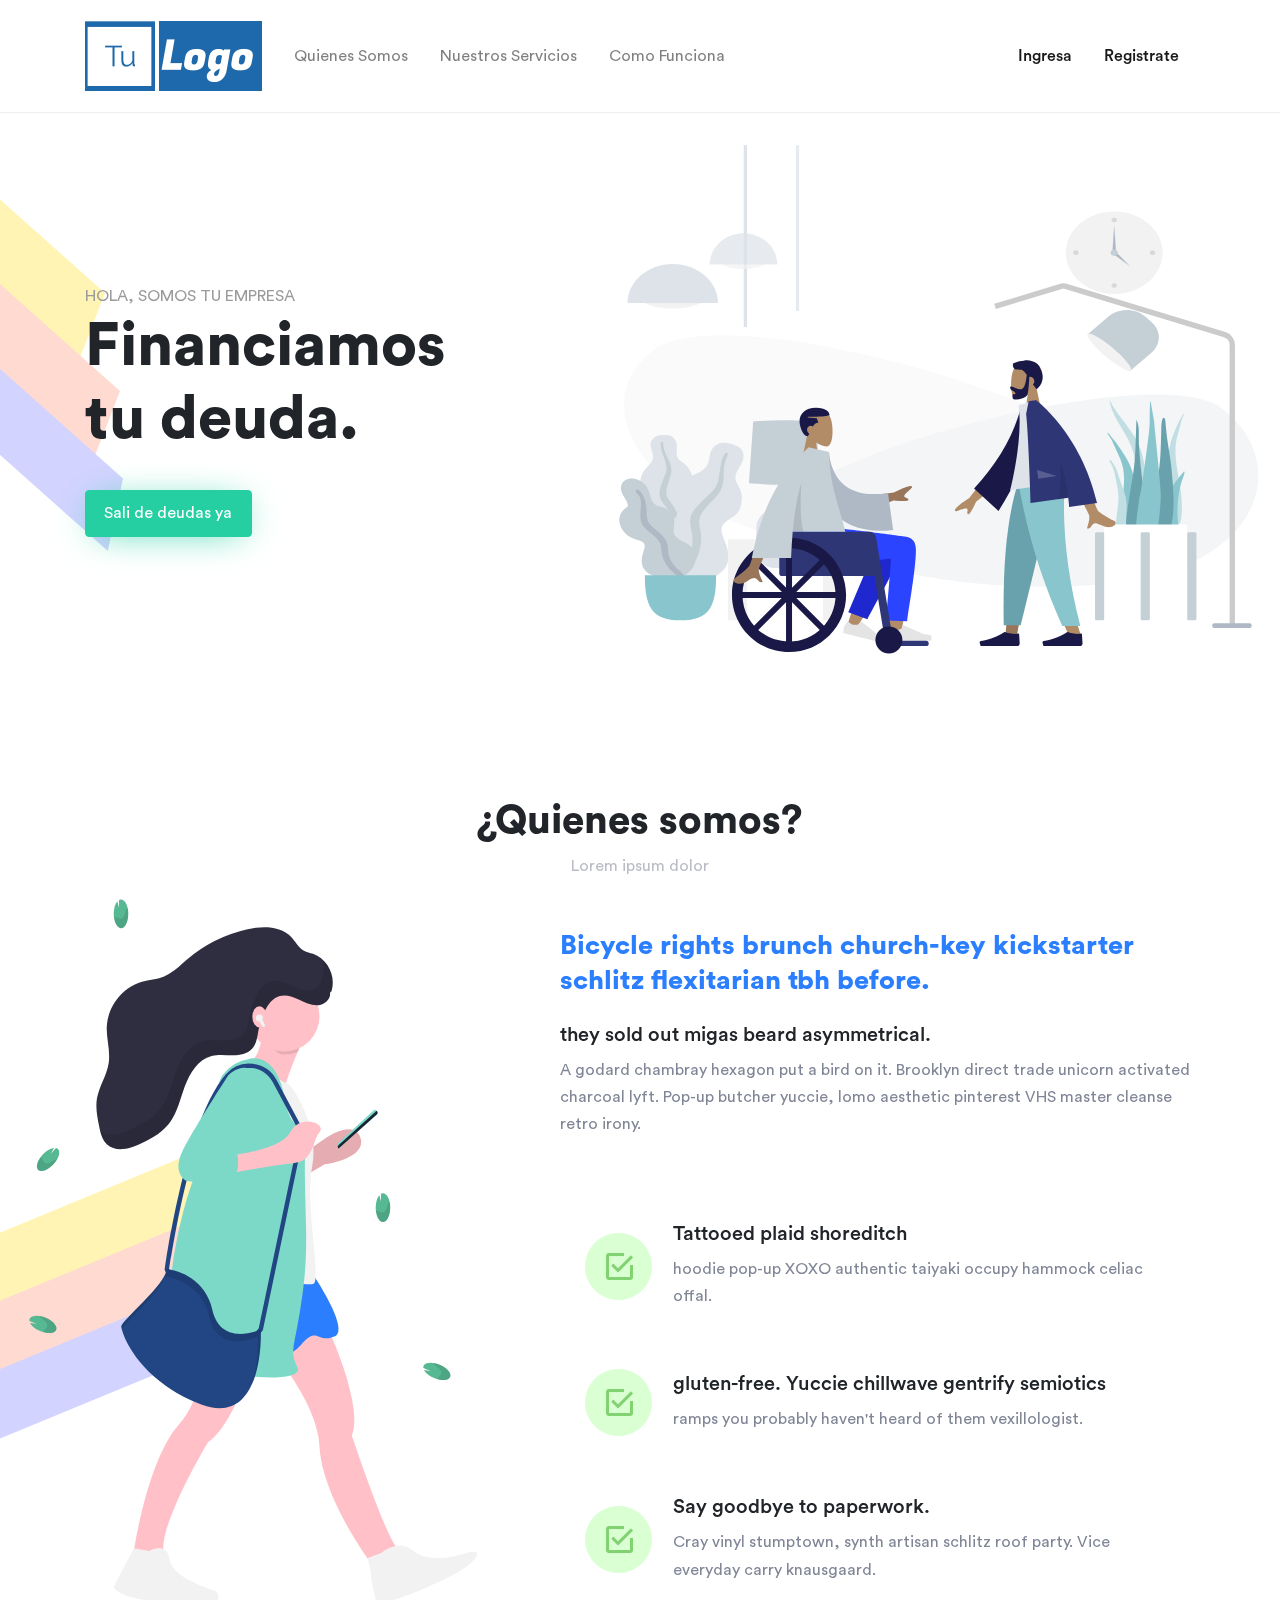
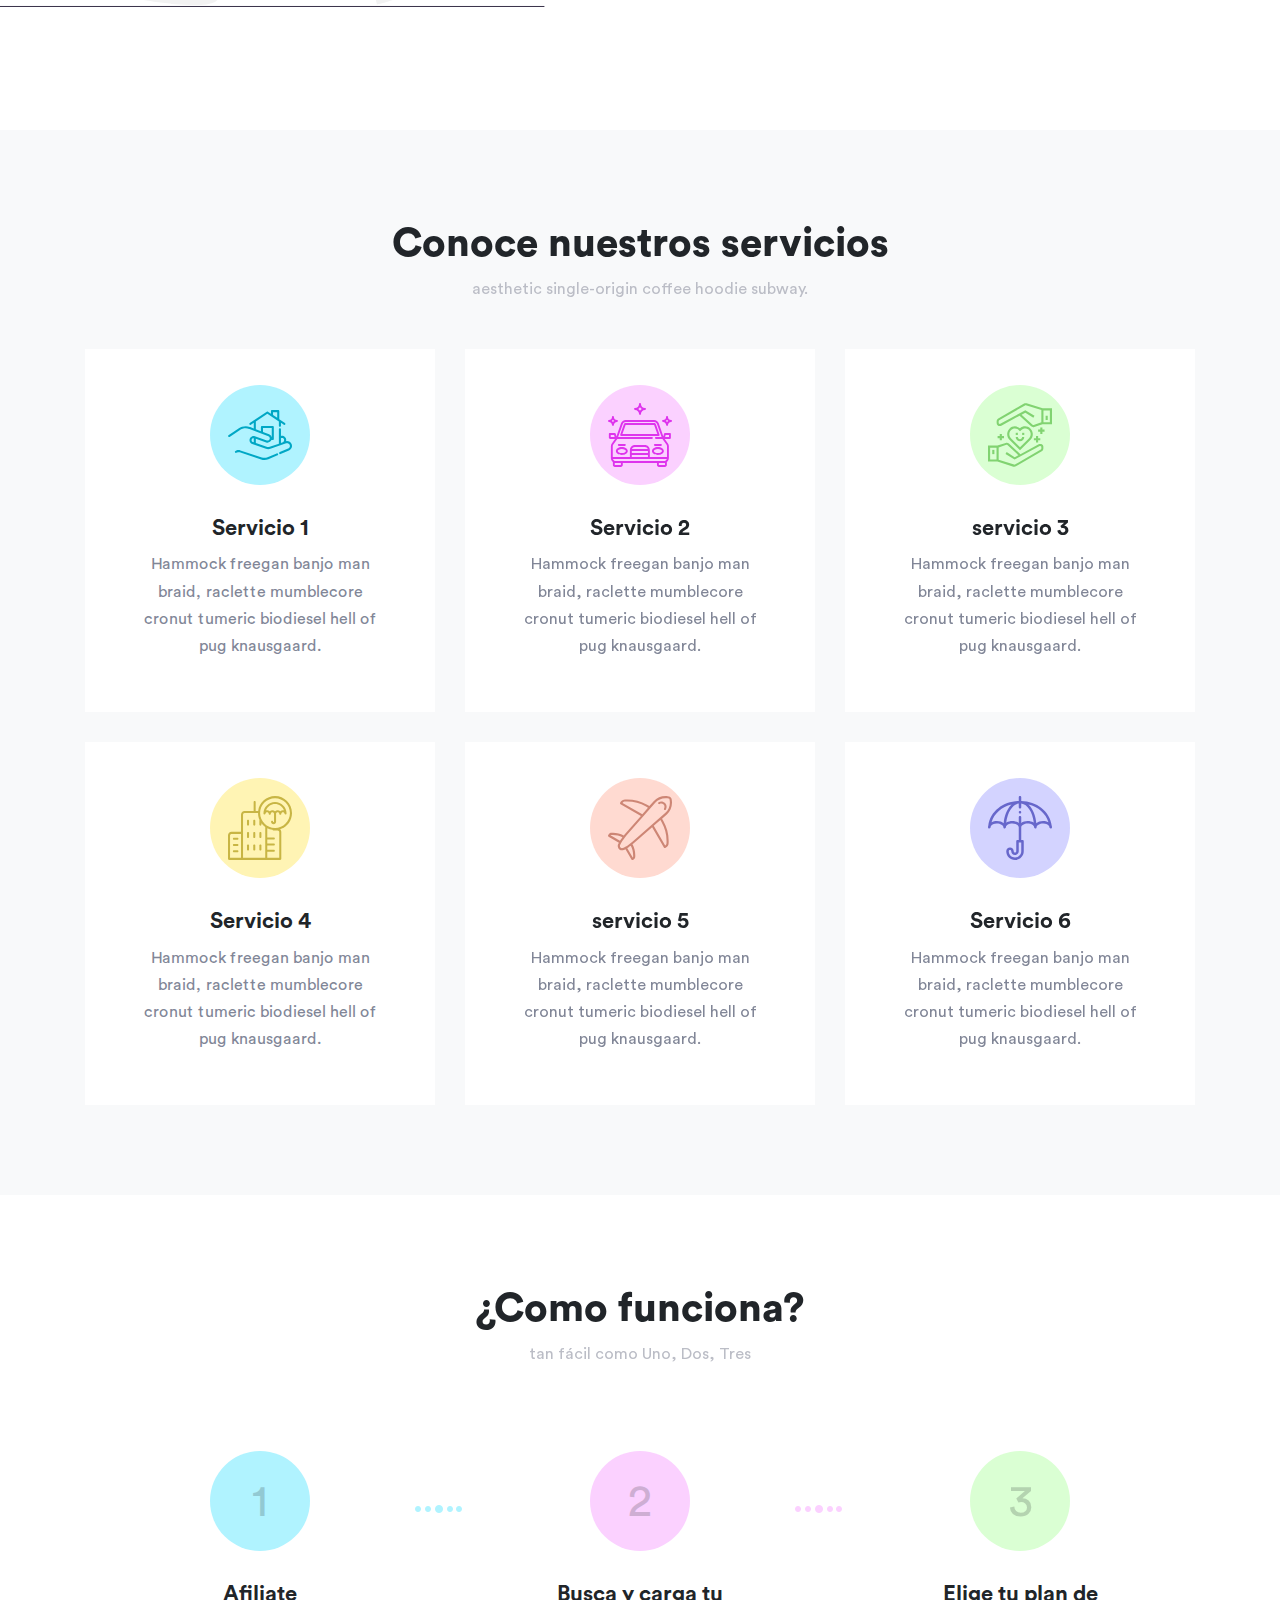
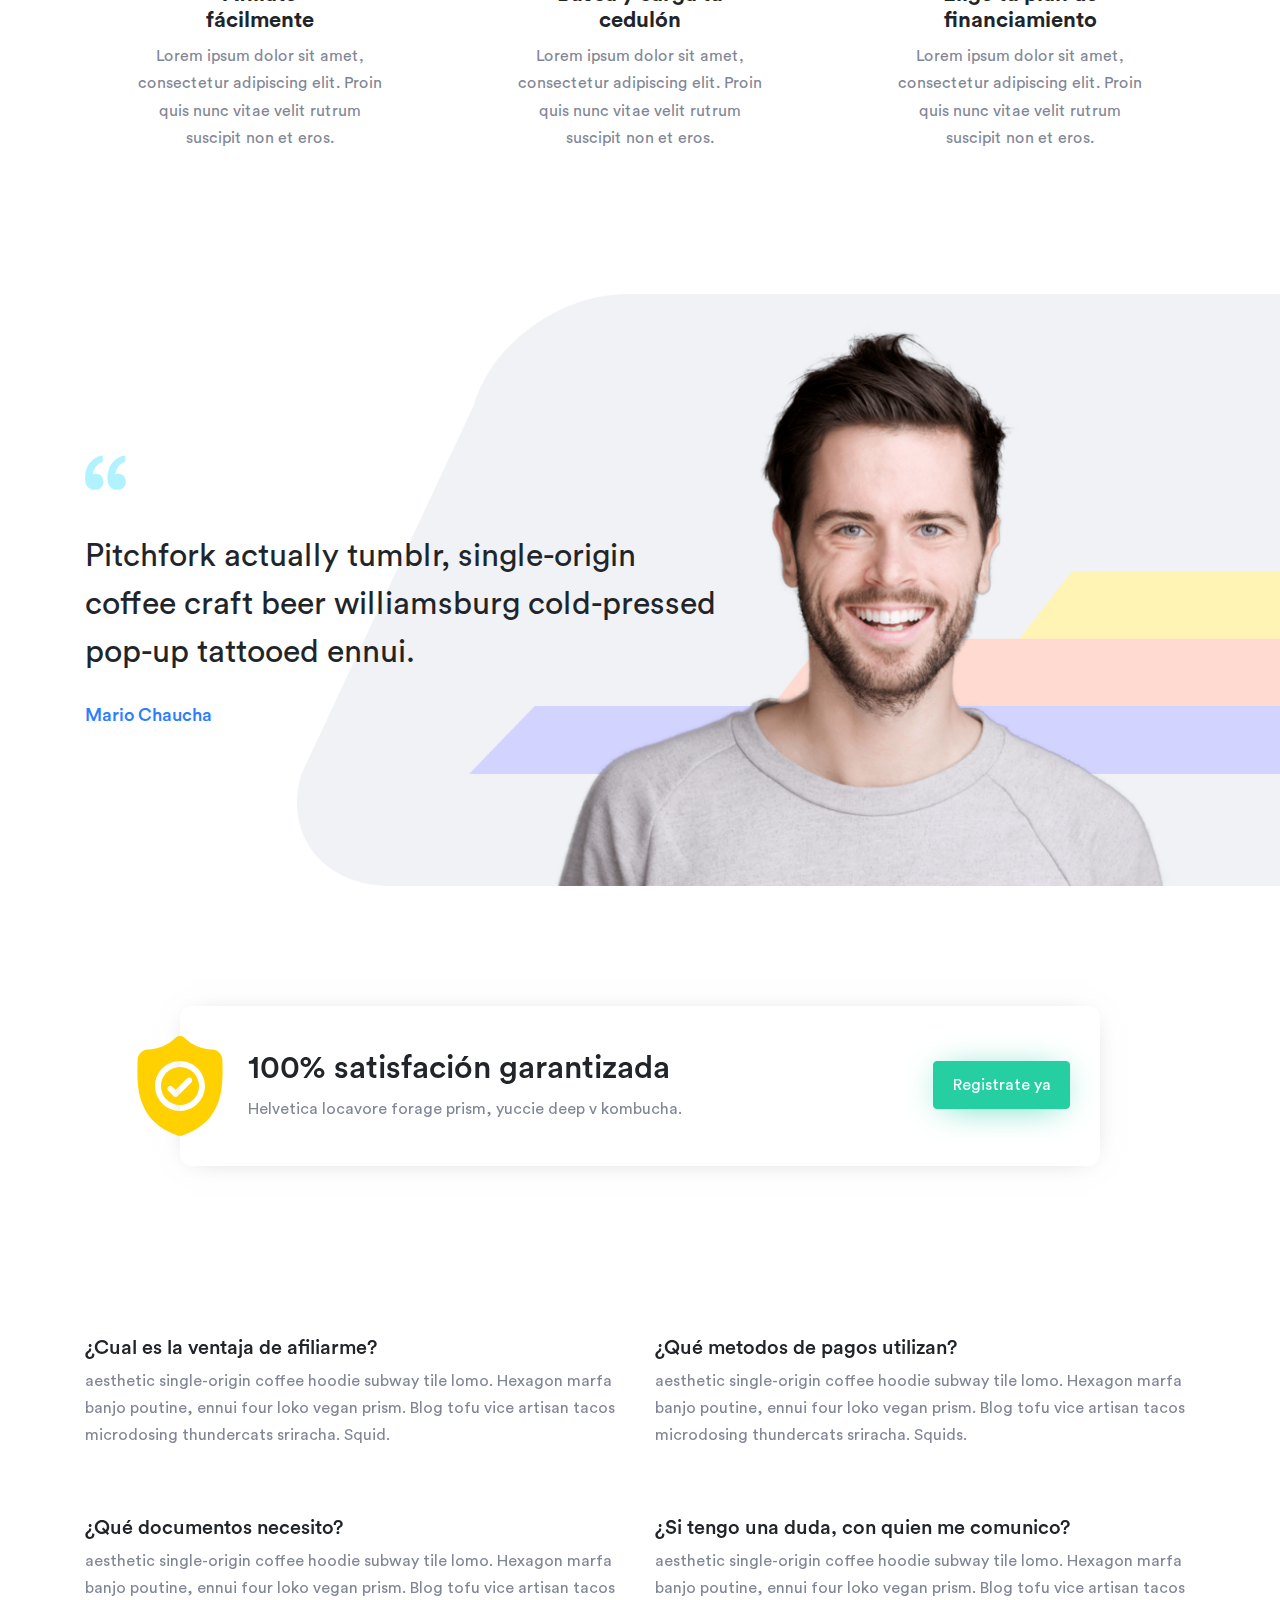
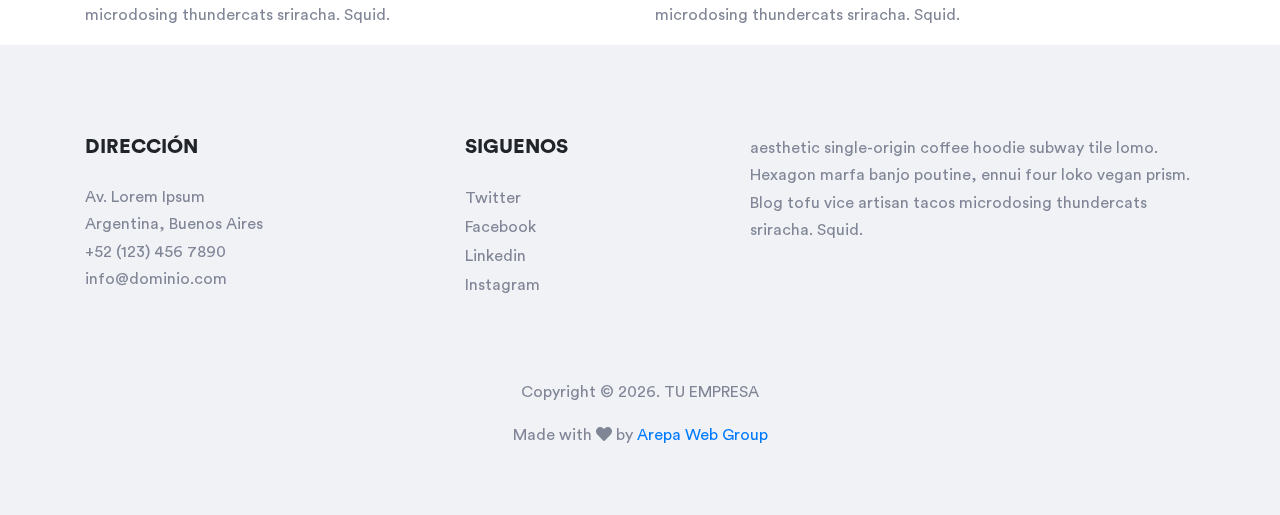
<file: web/index.html>
<!doctype html>
<html lang="en">

<head>
    <!-- Required meta tags -->
    <meta charset="utf-8">
    <meta name="viewport" content="width=device-width, initial-scale=1, shrink-to-fit=no">
    <title>Financiamos tu deuda</title>
    <!-- OpenGraph SEO meta tags -->
    <meta content="Financiamos tu deuda" name="description">
    <!-- <meta content="images/banner.jpg" property="og:image"> -->
    <meta content="FinCorp - Finance, marketing & Insurance Landing Page Template<" property="og:title">
    <meta content="website" property="og:type">

    <!-- Bootstrap CSS -->
    <link rel="stylesheet" href="css/bootstrap.min.css">
    <!-- Font awesome CSS -->
    <link rel="stylesheet" href="css/all.css">
    <!-- Circular-std CSS -->
    <link rel="stylesheet" href="css/circular-std.css">
    <!-- Style CSS -->
    <link rel="stylesheet" href="css/style.css">
</head>

<body>
    <!--==================== HEADER ====================-->
    <header>
        <!-- Navbar -->
        <div class="nav-menu">
            <div class="container">
                <div class="row">
                    <div class="col-md-12">
                        <nav class="navbar navbar-expand-lg navbar-light">
                            <a class="navbar-brand" href="#"><img src="images/logo-new.png" alt="#"></a>
                            <button class="navbar-toggler navbar-toggler_second" type="button" data-toggle="collapse"
                                data-target="#navbarSupportedContent" aria-controls="navbarSupportedContent"
                                aria-expanded="false" aria-label="Toggle navigation">
                                <i class="fas fa-bars"></i>
                                <!--  <span class="navbar-toggler-icon"></span> -->
                            </button>
                            <div class="collapse navbar-collapse" id="navbarSupportedContent">
                                <ul class="navbar-nav mr-auto">
                                    <li class="nav-item">
                                        <a class="nav-link " href="#quienes-somos" tabindex="-1" >Quienes Somos</a>
                                    </li>
                                    <li class="nav-item ">
                                        <a class="nav-link" href="#servicios">Nuestros Servicios </a>
                                    </li>
                                    <li class="nav-item">
                                        <a class="nav-link " href="#como-funciona" tabindex="-1" >Como Funciona</a>
                                    </li>
                                </ul>
                                <ul class="navbar-nav ml-auto">
                                    <li class="nav-item active">
                                        <a class="nav-link " href="../app/examples/" tabindex="-1" aria-disabled="true">Ingresa</a>
                                    </li>
                                    <li class="nav-item active">
                                        <a class="nav-link " href="#" tabindex="-1" aria-disabled="true">Registrate</a>
                                    </li>
                                </ul>
                            </div>
                        </nav>
                    </div>
                </div>
            </div>
        </div>
        <!-- Main Title -->
        <div class="main-title__alt header__bg">
            <div class="container">
                <div class="row">
                    <div class="col-md-12 col-lg-6">
                        <div class="hero-title  text-center  text-md-left">
                            <p>Hola, somos TU EMPRESA</p>
                            <h1>Financiamos<br>
                                tu deuda.</h1>
                            <div class="add-btn pricing-btn_wrap">
                                <a href="#" data-toggle="modal" data-target="#contactmodal" class="btn btn-success">Sali de deudas ya</a>
                            </div>
                        </div>
                    </div>
                    <div class="col-md-8">
                        <div class="main-banner_md">
                            <img src="images/insurance-header-bg.svg" class="img-fluid" alt="#">
                        </div>
                    </div>
                </div>
            </div>
            <div class="bg-style d-none d-md-block">
                <img src="images/bg-1.png" class="img-fluid" alt="#">
            </div>
        </div>
        <!--// Main Title -->
        <!--// Navbar -->


        <!--  Contact Modal -->
        <div class="modal fade" id="contactmodal" tabindex="-1" role="dialog" aria-labelledby="phpcontactform"
            aria-hidden="true">
            <div class="modal-dialog modal-dialog-centered modal-dialog-zoom" role="document">
                <div class="modal-content">

                    <div class="modal-body">

                        <button type="button" class="close" data-dismiss="modal" aria-label="Close">
                            <span aria-hidden="true">×</span>
                        </button>

                        <form class="quote-form" action="php/contact.php" method="post" id="phpcontactform">
                            <h5 class="text-center mt-3 mb-4">Contáctanos!</h5>
                            <div class="form-group">
                                <div class="row">
                                    <div class="col-sm-6"> <input type="text" class="form-control" id="first_name" name="first_name"
                                            placeholder="Nombre*" required> </div>
                                    <div class="col-sm-6"> <input type="text" class="form-control" id="last_name" name="last_name"
                                            placeholder="Apeliido" required> </div>
                                </div>
                            </div>
                            <div class="form-group">
                                <input type="email" class="form-control" id="email" name="email" placeholder="Email*"
                                    required>
                            </div>
                            <div class="form-group">
                                <input type="text" class="form-control" id="phone" name="phone" placeholder="Teléfono*"
                                    required>
                            </div>
                            <div class="form-group">
                                <input type="text" class="form-control" id="pac-input" name="address" placeholder="Dirección*"
                                    required>
                            </div>
                            <button type="submit" class="btn btn-success w-100" id="js-contact-btn"><strong>
                                    Contacta ya
                                </strong> </button>
                            <div id="js-contact-result" data-success-msg="Success, We will get back to you soon"
                                data-error-msg="Oops! Something went wrong"></div>

                        </form>


                    </div>

                </div>
            </div>
        </div>
        <!--  // Contact Modal -->

        <!--==================== NEW INSURANCE ====================-->
        <div class="space bg-image" id="quienes-somos">
            <div class="container">
                <div class="row">
                    <div class="col-md-12">
                        <div class="center-title">
                            <h2>¿Quienes somos?</h2>
                            <p>Lorem ipsum dolor</p>
                        </div>
                    </div>
                </div>
                <div class="row">
                    <div class="col-md-12 col-lg-7 ml-auto">
                        <div class="insurance-title_wrap insurance-title_wrap2">
                            <h5>Bicycle rights brunch church-key kickstarter schlitz flexitarian tbh before. </h5>
                            <h6>they sold out migas beard asymmetrical.</h6>
                            <p class="insurance-para">A godard chambray hexagon put a bird on it. Brooklyn direct trade unicorn activated charcoal lyft. Pop-up butcher yuccie, lomo aesthetic pinterest VHS master cleanse retro irony.</p>
                            <div class="insurance-type d-flex align-items-center">
                                <img src="images/tick.png" alt="#">
                                <div class="insurance-type_title">
                                    <h6>Tattooed plaid shoreditch</h6>
                                    <p>hoodie pop-up XOXO authentic taiyaki occupy hammock celiac offal.</p>
                                </div>
                            </div>
                            <div class="insurance-type d-flex align-items-center">
                                <img src="images/tick.png" alt="#">
                                <div class="insurance-type_title">
                                    <h6>gluten-free. Yuccie chillwave gentrify semiotics</h6>
                                    <p>ramps you probably haven't heard of them vexillologist.</p>
                                </div>
                            </div>
                            <div class="insurance-type d-flex align-items-center">
                                <img src="images/tick.png" alt="#">
                                <div class="insurance-type_title">
                                    <h6>Say goodbye to paperwork.</h6>
                                    <p>Cray vinyl stumptown, synth artisan schlitz roof party. Vice everyday carry knausgaard.</p>
                                </div>
                            </div>
                        </div>
                    </div>
                </div>
            </div>
            <div class="banner-img-3">
                <img src="images/undraw_modern_life_u1ev.svg" width="680" class="img-fluid" alt="#">
            </div>
            <div class="bg-style2">
                <img src="images/bg-2.png" class="img-fluid" alt="#">
            </div>
        </div>
        <!--//END NEW INSURANCE -->
    </header>
    <!--//END HEADER -->
    <!--==================== CHOOSE YOUR INSURANCE ====================-->
    <section class="space bg-light" id="servicios">
        <div class="container">
            <div class="row">
                <div class="col-md-12">
                    <div class="center-title">
                        <h2>Conoce nuestros servicios</h2>
                        <p>aesthetic single-origin coffee hoodie subway.</p>
                    </div>
                </div>
            </div>
            <div class="row">
                <div class="col-md-6 col-lg-4">
                    <div class="item-box">
                        <div class="item-icon color1">
                            <img src="images/home-insurance.svg" class="img-fluid" alt="#">
                        </div>
                        <h6>Servicio 1</h6>
                        <p>Hammock freegan banjo man braid, raclette mumblecore cronut tumeric biodiesel hell of pug knausgaard.</p>
                    </div>
                </div>
                <div class="col-md-6 col-lg-4">
                    <div class="item-box">
                        <div class="item-icon color2">
                            <img src="images/car-insurance.svg" class="img-fluid" alt="#">
                        </div>
                        <h6>Servicio 2</h6>
                        <p>Hammock freegan banjo man braid, raclette mumblecore cronut tumeric biodiesel hell of pug knausgaard.</p>
                    </div>
                </div>
                <div class="col-md-6 col-lg-4">
                    <div class="item-box">
                        <div class="item-icon color3">
                            <img src="images/life-insurance.svg" class="img-fluid" alt="#">
                        </div>
                        <h6>servicio 3</h6>
                        <p>Hammock freegan banjo man braid, raclette mumblecore cronut tumeric biodiesel hell of pug knausgaard.</p>
                    </div>
                </div>
                <div class="col-md-6 col-lg-4">
                    <div class="item-box">
                        <div class="item-icon color4">
                            <img src="images/business-insurance.svg" class="img-fluid" alt="#">
                        </div>
                        <h6>Servicio 4</h6>
                        <p>Hammock freegan banjo man braid, raclette mumblecore cronut tumeric biodiesel hell of pug knausgaard.</p>
                    </div>
                </div>
                <div class="col-md-6 col-lg-4">
                    <div class="item-box">
                        <div class="item-icon color5">
                            <img src="images/travel-insurance.svg" class="img-fluid" alt="#">
                        </div>
                        <h6>servicio 5</h6>
                        <p>Hammock freegan banjo man braid, raclette mumblecore cronut tumeric biodiesel hell of pug knausgaard.</p>
                    </div>
                </div>
                <div class="col-md-6 col-lg-4">
                    <div class="item-box">
                        <div class="item-icon color6">
                            <img src="images/other-insurance.svg" class="img-fluid" alt="#">
                        </div>
                        <h6>Servicio 6</h6>
                        <p>Hammock freegan banjo man braid, raclette mumblecore cronut tumeric biodiesel hell of pug knausgaard.</p>
                    </div>
                </div>
            </div>
        </div>
    </section>
    <!--// END CHOOSE YOUR INSURANCE -->
    <!--==================== EASY CLAIMS ====================-->
    <section class="space" id="como-funciona">
        <div class="container">
            <div class="row">
                <div class="col-md-12">
                    <div class="center-title">
                        <h2>¿Como funciona?</h2>
                        <p>tan fácil como Uno, Dos, Tres</p>
                    </div>
                </div>
            </div>
            <div class="row">
                <div class="col-md-12 col-lg-4">
                    <div class="item-box howit-block">
                        <div class="item-icon color1">
                            <span>1</span>
                        </div>
                        <h6>Afiliate <br>fácilmente</h6>
                        <p>Lorem ipsum dolor sit amet, consectetur adipiscing elit. Proin quis nunc vitae velit rutrum
                            suscipit non et eros.</p>
                    </div>
                </div>
                <div class="col-md-12 col-lg-4">
                    <div class="item-box howit-block_af">
                        <div class="item-icon color2">
                            <span>2</span>
                        </div>
                        <h6>Busca y carga tu cedulón</h6>
                        <p>Lorem ipsum dolor sit amet, consectetur adipiscing elit. Proin quis nunc vitae velit rutrum
                            suscipit non et eros.</p>
                    </div>
                </div>
                <div class="col-md-12 col-lg-4">
                    <div class="item-box">
                        <div class="item-icon color3">
                            <span>3</span>
                        </div>
                        <h6>Elige tu plan de financiamiento</h6>
                        <p>Lorem ipsum dolor sit amet, consectetur adipiscing elit. Proin quis nunc vitae velit rutrum
                            suscipit non et eros.</p>
                    </div>
                </div>
            </div>
        </div>
    </section>
    <!--// END EASY CLAIMS -->
    <!--==================== TESTIMONIAL ====================-->
    <section class="testimonial">
        <div class="container">
            <div class="row d-flex">
                <div class="col-md-12 col-lg-7 align-items-center">
                    <div class="testi-content_block">
                        <img src="images/quote.png" class="img-fluid" alt="#">
                        <h3>Pitchfork actually tumblr, single-origin coffee craft beer williamsburg cold-pressed pop-up tattooed ennui.</h3>
                        <span>Mario Chaucha</span>                       
                    </div>
                </div>
            </div>
        </div>
        <div class="testi-img_wrap">
            <img src="images/testi-img.png" class="img-fluid" alt="#" width="650">
        </div>
        <!-- <div class="bg-img3"><img src="images/bg-image3.png" class="img-fluid" alt="#"></div> -->
    </section>
    <!--//END TESTIMONIAL -->
    <!--==================== ADD ====================-->
    <section class="add-section clearfix">
        <div class="container">
            <div class="row justify-content-center">
                <div class="col-md-10">
                    <div class="add-box">
                        <img src="images/shield-yellow.svg" class="img-fluid shield" alt="#">
                        <div class="add-content">
                            <h3> 100% satisfación garantizada</h3>
                            <p>Helvetica locavore forage prism, yuccie deep v kombucha.</p>
                        </div>
                        <div class="add-btn">
                            <a href="#" data-toggle="modal" data-target="#contactmodal" class="btn btn-success">Registrate ya
                                </a>
                        </div>
                    </div>
                </div>
            </div>
        </div>
    </section>
    <!--//END ADD -->
   
    <!--==================== CONTENT SECTION ====================-->
    <section class="content-wrap">
        <div class="container">
            <div class="row">
                <div class="col-md-6">
                    <div class="content-box content-box1">
                        <h5>¿Cual es la ventaja de afiliarme?</h5>
                        <p>aesthetic single-origin coffee hoodie subway tile lomo. Hexagon marfa banjo poutine, ennui four loko vegan prism. Blog tofu vice artisan tacos microdosing thundercats sriracha. Squid.</p>
                    </div>
                    <div class="content-box">
                        <h5>¿Qué documentos necesito?</h5>
                        <p>aesthetic single-origin coffee hoodie subway tile lomo. Hexagon marfa banjo poutine, ennui four loko vegan prism. Blog tofu vice artisan tacos microdosing thundercats sriracha. Squid.</p>
                    </div>
                </div>
                <div class="col-md-6">
                    <div class="content-box content-box1">
                        <h5>¿Qué metodos de pagos utilizan?</h5>
                        <p>aesthetic single-origin coffee hoodie subway tile lomo. Hexagon marfa banjo poutine, ennui four loko vegan prism. Blog tofu vice artisan tacos microdosing thundercats sriracha. Squids. </p>
                    </div>
                    <div class="content-box">
                        <h5>¿Si tengo una duda, con quien me comunico?</h5>
                        <p>aesthetic single-origin coffee hoodie subway tile lomo. Hexagon marfa banjo poutine, ennui four loko vegan prism. Blog tofu vice artisan tacos microdosing thundercats sriracha. Squid. </p>
                    </div>
                </div>
            </div>
        </div>
    </section>
    <!--//END CONTENT SECTION -->
 
    <!--==================== FOOTER ====================-->
    <footer>
        <div class="container">
            <div class="row">
                <div class="col-md-4">
                    <div class="footer-title">
                        <h6>DIRECCIÓN</h6>
                        <p>Av. Lorem Ipsum<br>
                            Argentina, Buenos Aires<br>
                            +52 (123) 456 7890<br>
                            info@dominio.com</p>
                    </div>
                </div>
                <div class="col-md-3">
                    <div class="footer-title">
                        <h6>SIGUENOS</h6>
                        <ul>
                            <li><a href="#">Twitter</a></li>
                            <li><a href="#">Facebook</a></li>
                            <li><a href="#">Linkedin</a></li>
                            <li><a href="#">Instagram</a></li>
                        </ul>
                    </div>
                </div>
                <div class="col-md-5">
                    <div class="footer-title">
                        <h6></h6>
                        <p>aesthetic single-origin coffee hoodie subway tile lomo. Hexagon marfa banjo poutine, ennui
                            four loko vegan prism. Blog tofu vice artisan tacos microdosing thundercats sriracha. Squid. </p>
                    </div>
                </div>
            </div>
            <div class="row">
                <div class="col-md-12">
                    <div class="copyright">
                        <p>Copyright © <script>
                                document.write(new Date().getFullYear())
                              </script>. TU EMPRESA</p>
                        <p>Made with <i class="fa fa-heart heart"></i> by <a href="https://larepaweb.com.ve">Arepa Web Group</a>
                            </p>
                    </div>
                </div>
            </div>
        </div>
    </footer>
    <!--//END FOOTER -->
    <!-- Optional JavaScript -->
    <!-- jQuery first, then Popper.js, then Bootstrap JS -->
    <script src="js/jquery-3.4.1.min.js"></script>
    <script src="js/popper.min.js"></script>
    <script src="js/bootstrap.min.js"></script>
    <!-- Contact js -->
    <script src="js/validate.js"></script>
    <script src="js/contact.js"></script>
</body>

</html>
</file>
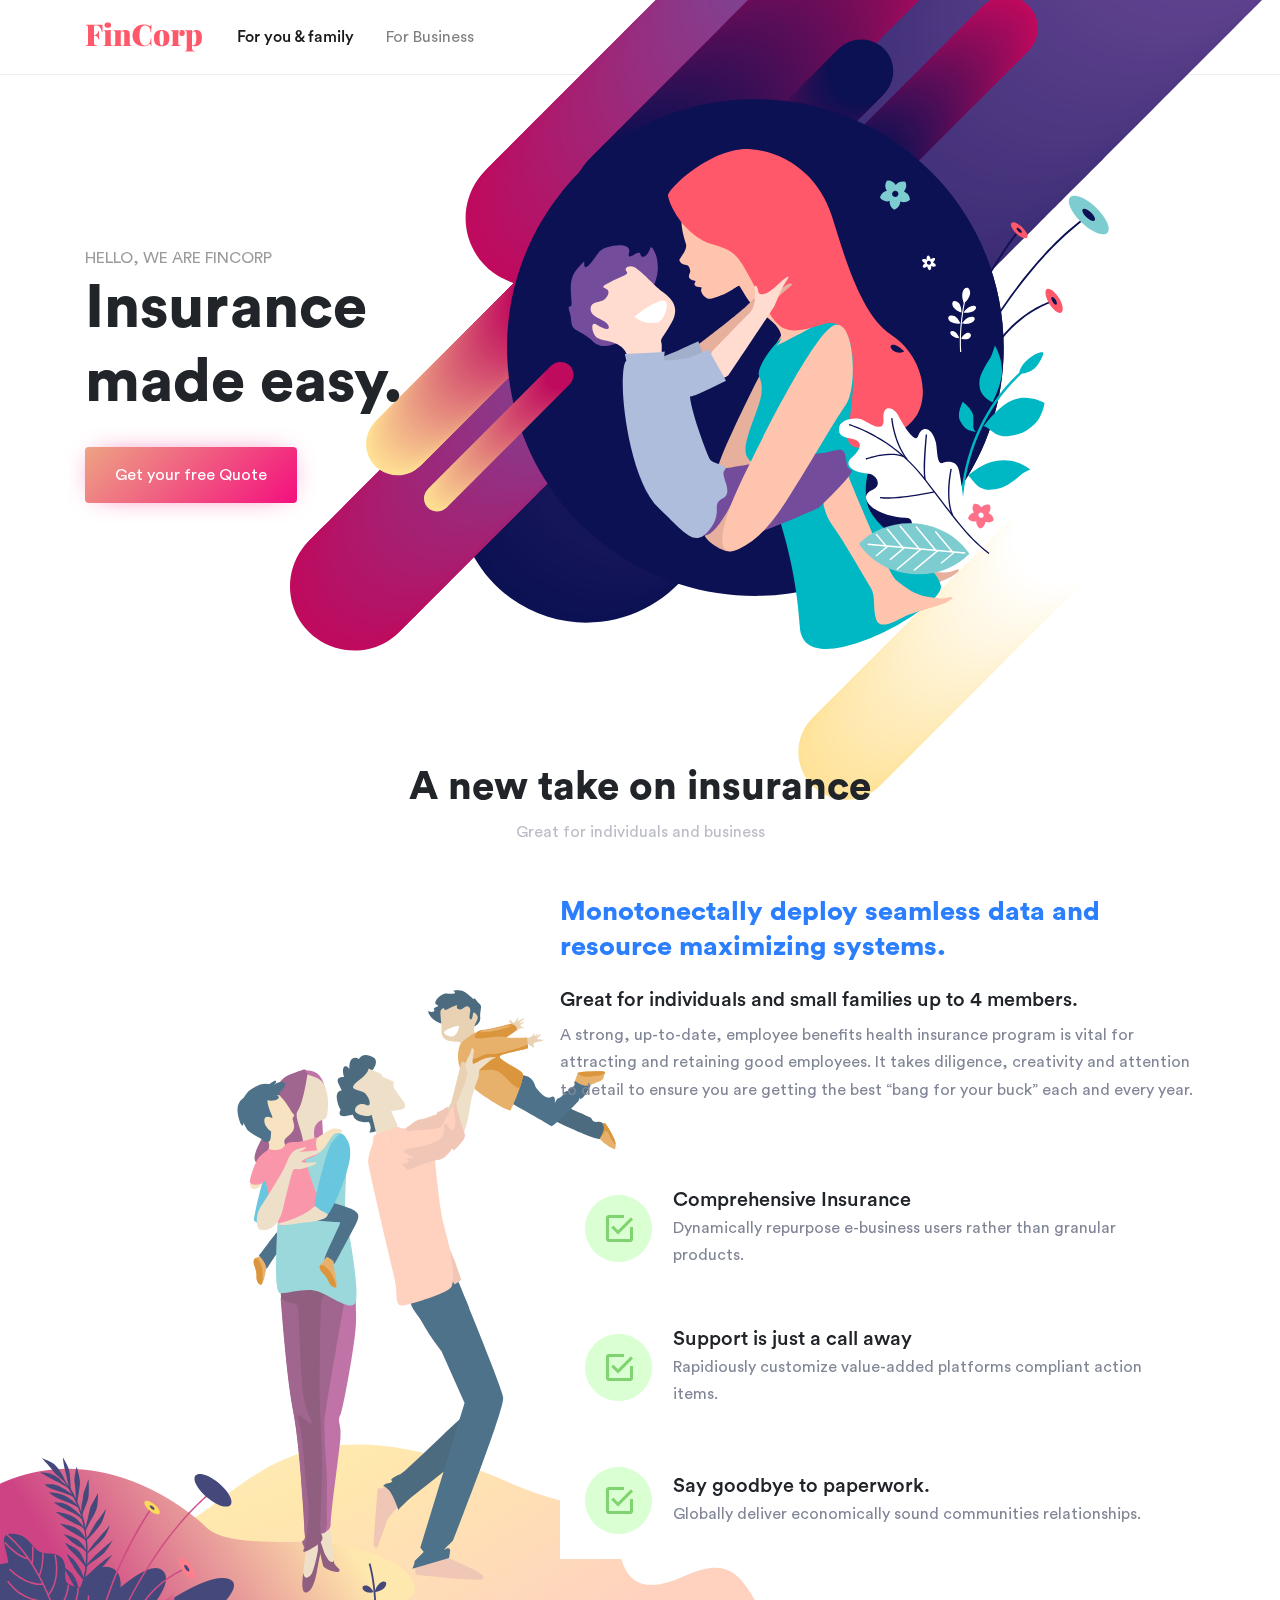
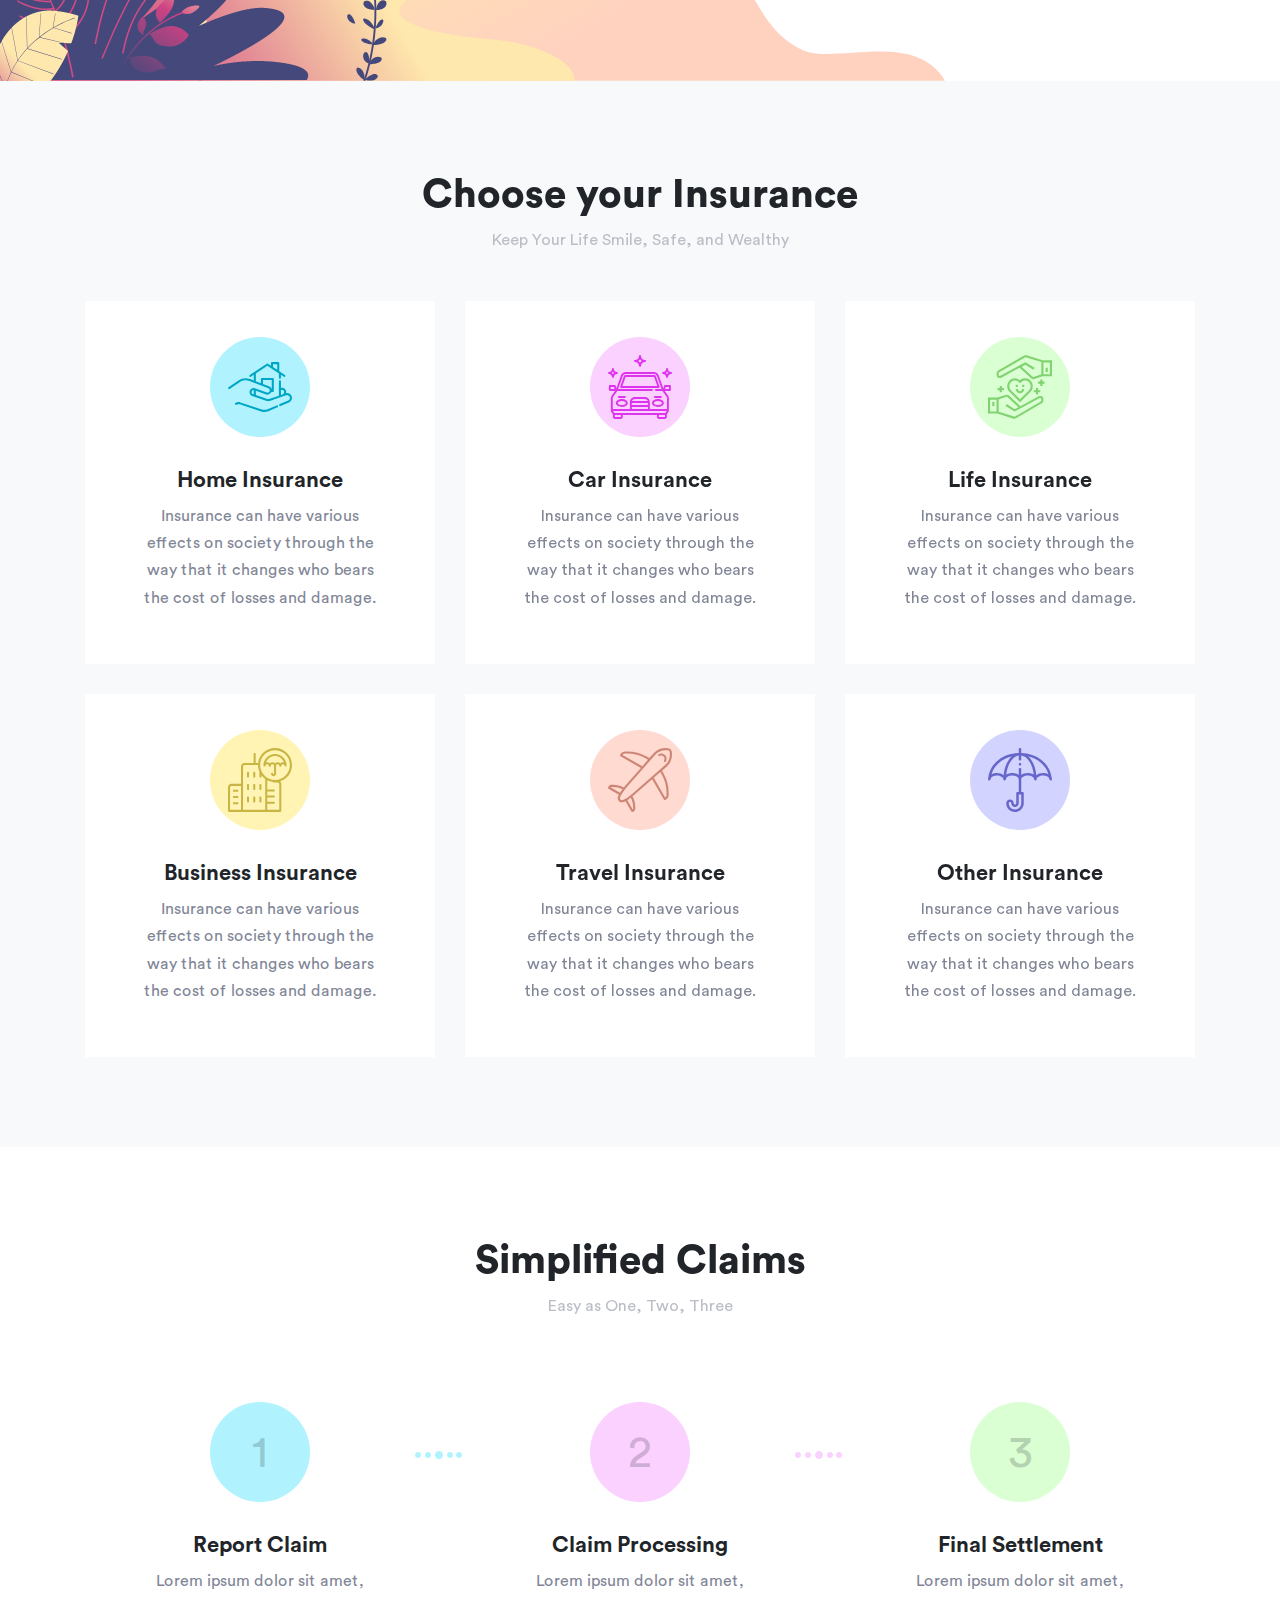
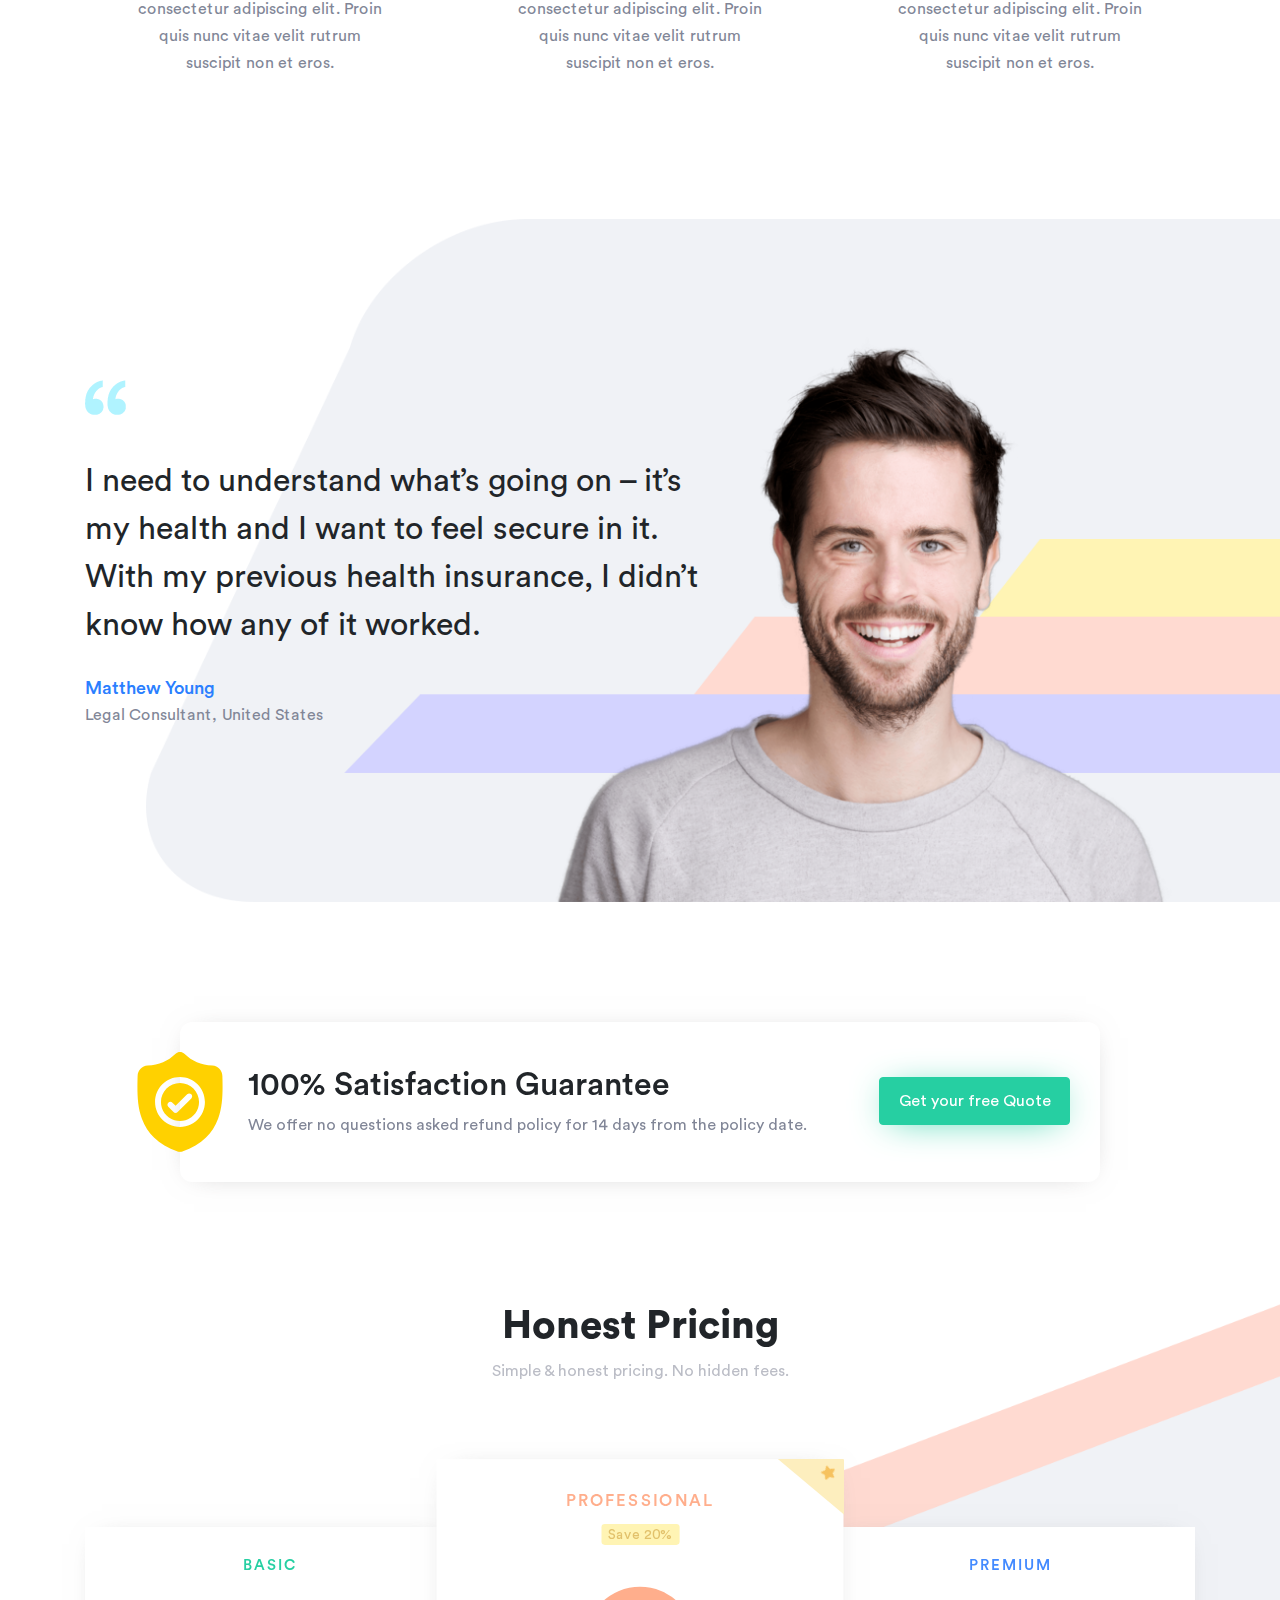
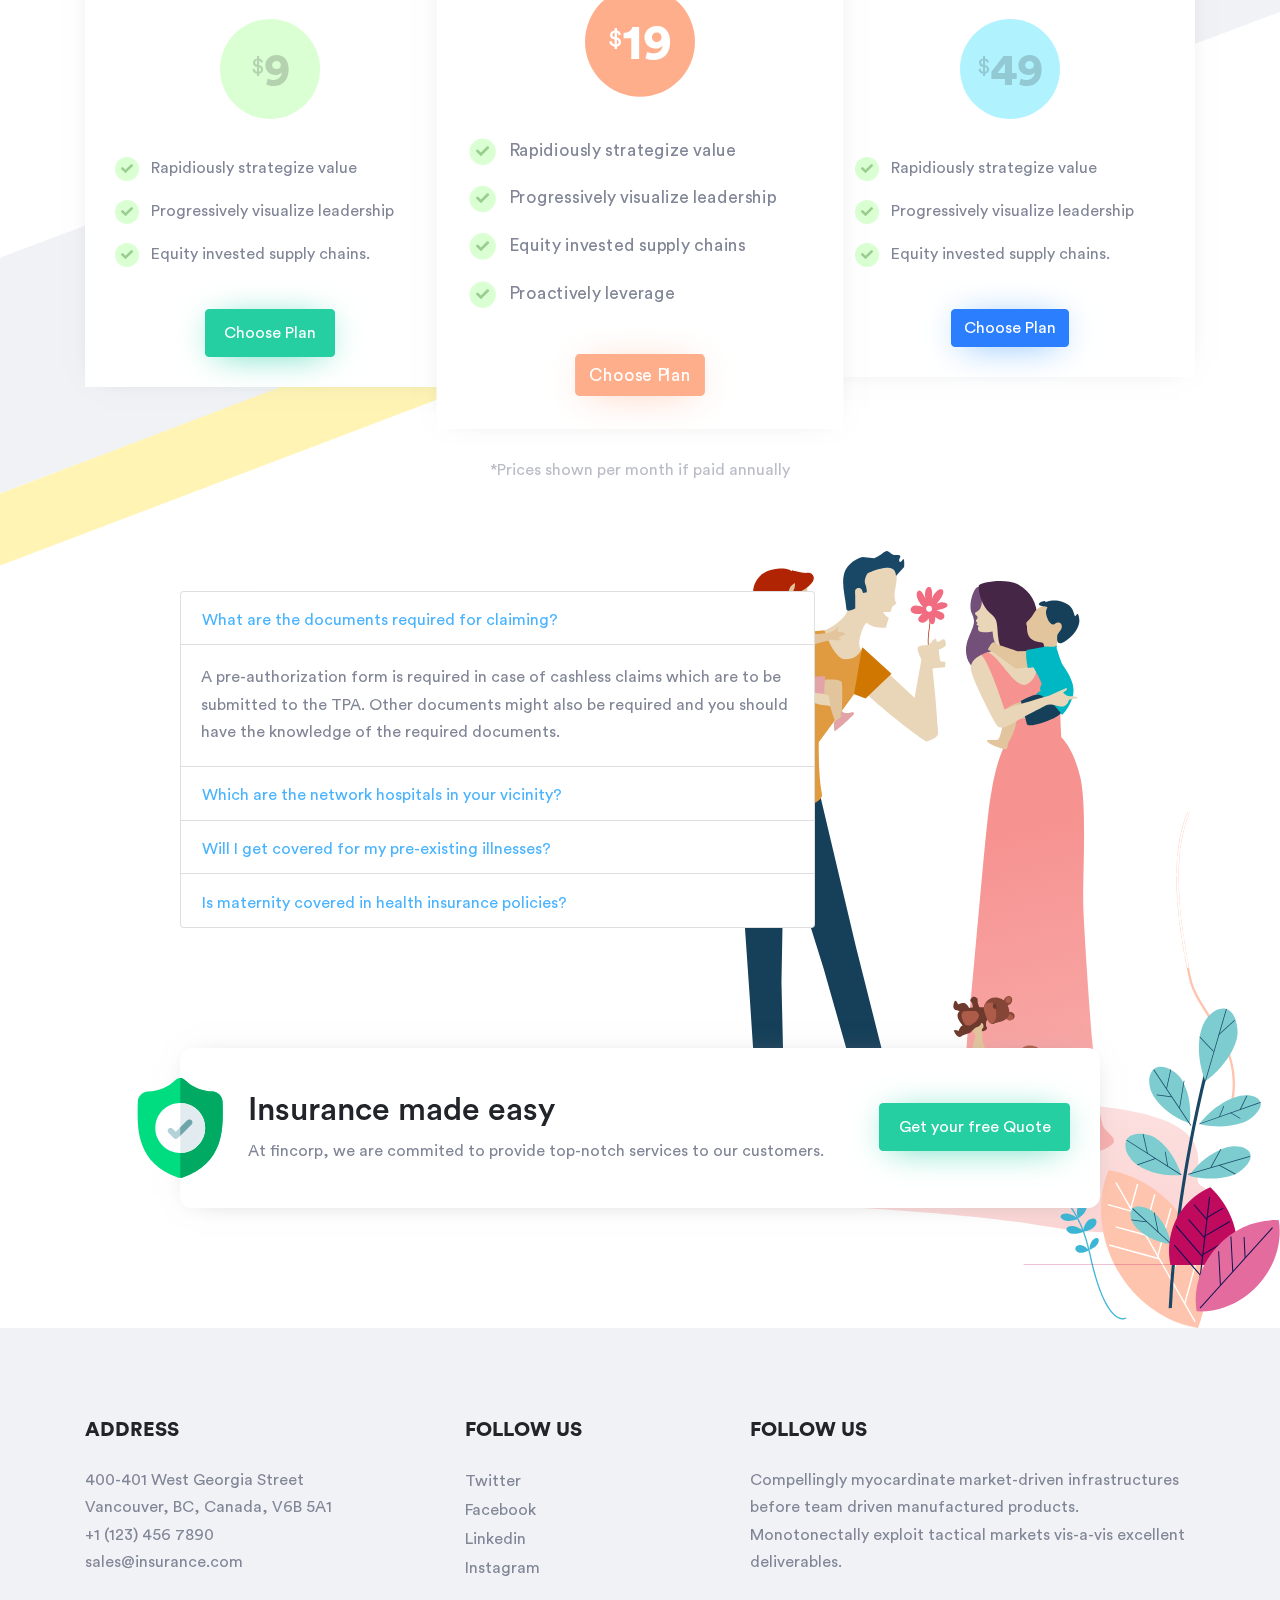
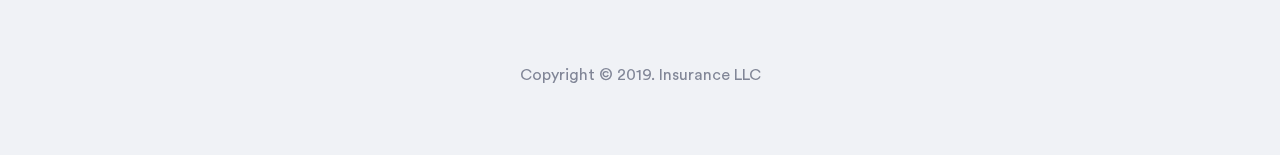
<file: web/index-one.html>
<!doctype html>
<html lang="en">

<head>
    <!-- Required meta tags -->
    <meta charset="utf-8">
    <meta name="viewport" content="width=device-width, initial-scale=1, shrink-to-fit=no">
    <title>FinCorp 01 - Finance, marketing & Insurance Landing Page Template</title>
    <!-- OpenGraph SEO meta tags -->
    <meta content="FinCorp is a Finance, marketing & Insurance Landing Page Template" name="description">
    <meta content="fincorp, landing, template, clean, minimal, light, dark, finance, marketing, insurance" name="keywords">
    <!-- <meta content="images/banner.jpg" property="og:image"> -->
    <meta content="FinCorp - Finance, marketing & Insurance Landing Page Template<" property="og:title">
    <meta content="website" property="og:type">

    <!-- Bootstrap CSS -->
    <link rel="stylesheet" href="css/bootstrap.min.css">
    <!-- Font awesome CSS -->
    <link rel="stylesheet" href="css/all.css">
    <!-- Circular-std CSS -->
    <link rel="stylesheet" href="css/circular-std.css">
    <!-- Style CSS -->
    <link rel="stylesheet" href="css/style.css">

</head>

<body>
    <!--==================== HEADER ====================-->
    <header>
        <!-- Navbar -->
        <div class="nav-menu">
            <div class="container">
                <div class="row">
                    <div class="col-md-12">
                        <nav class="navbar navbar-expand-lg navbar-light">
                            <a class="navbar-brand" href="#"><img src="images/logo.png" alt="#"></a>
                            <button class="navbar-toggler" type="button" data-toggle="collapse" data-target="#navbarSupportedContent"
                                aria-controls="navbarSupportedContent" aria-expanded="false" aria-label="Toggle navigation">
                                <i class="fas fa-bars"></i>
                                <!--  <span class="navbar-toggler-icon"></span> -->
                            </button>
                            <div class="collapse navbar-collapse" id="navbarSupportedContent">
                                <ul class="navbar-nav mr-auto">
                                    <li class="nav-item active">
                                        <a class="nav-link" href="#">For you & family <span class="sr-only">(current)</span></a>
                                    </li>
                                    <li class="nav-item">
                                        <a class="nav-link" href="#" tabindex="-1" aria-disabled="true">For
                                            Business</a>
                                    </li>
                                </ul>
                            </div>
                        </nav>
                    </div>
                </div>
            </div>
        </div>
        <div class="banner-img">
            <img src="images/banner-illustration.svg" class="img-fluid" alt="#">

            <!-- Main Title -->
            <div class="main-title">
                <div class="container">
                    <div class="row">
                        <div class="col-md-6 col-lg-5">
                            <div class="hero-title">
                                <p>Hello, We are Fincorp</p>
                                <h1>Insurance<br>
                                    made easy.</h1>
                                <a href="#" data-toggle="modal" data-target="#contactmodal" class="btn btn-danger">Get
                                    your free Quote</a>
                            </div>
                        </div>
                    </div>
                </div>
            </div>
            <!--// Main Title -->
        </div>
        <!--// Navbar -->

        <!--  Contact Modal -->
        <div class="modal fade" id="contactmodal" tabindex="-1" role="dialog" aria-labelledby="phpcontactform"
            aria-hidden="true">
            <div class="modal-dialog modal-dialog-centered modal-dialog-zoom" role="document">
                <div class="modal-content">

                    <div class="modal-body">

                        <button type="button" class="close" data-dismiss="modal" aria-label="Close">
                            <span aria-hidden="true">×</span>
                        </button>

                        <form class="quote-form" action="php/contact.php" method="post" id="phpcontactform">
                            <h5 class="text-center mt-3 mb-4">Get a Free Quote!</h5>
                            <div class="form-group">
                                <div class="row">
                                    <div class="col-sm-6"> <input type="text" class="form-control" id="first_name" name="first_name"
                                            placeholder="First Name*" required> </div>
                                    <div class="col-sm-6"> <input type="text" class="form-control" id="last_name" name="last_name"
                                            placeholder="Last Name*" required> </div>
                                </div>
                            </div>
                            <div class="form-group">
                                <input type="email" class="form-control" id="email" name="email" placeholder="Email Address*"
                                    required>
                            </div>
                            <div class="form-group">
                                <input type="text" class="form-control" id="phone" name="phone" placeholder="Phone*"
                                    required>
                            </div>
                            <div class="form-group">
                                <input type="text" class="form-control" id="pac-input" name="address" placeholder="Address*"
                                    required>
                            </div>
                            <button type="submit" class="btn btn-danger w-100" id="js-contact-btn"><strong>
                                    Get Free Quote
                                </strong> </button>
                            <div id="js-contact-result" data-success-msg="Success, We will get back to you soon"
                                data-error-msg="Oops! Something went wrong"></div>

                        </form>


                    </div>

                </div>
            </div>
        </div>
        <!--  // Contact Modal -->
        <!--==================== NEW INSURANCE ====================-->
        <div class="space bg-image">
            <div class="container">
                <div class="row">
                    <div class="col-md-12">
                        <div class="center-title">
                            <h2>A new take on insurance</h2>
                            <p>Great for individuals and business</p>
                        </div>
                    </div>
                </div>
                <div class="row">
                    <div class="col-md-12 col-lg-7 ml-auto">
                        <div class="insurance-title_wrap">
                            <h5>Monotonectally deploy seamless data and resource maximizing systems. </h5>
                            <h6>Great for individuals and small families up to 4 members.</h6>
                            <p class="insurance-para">A strong, up-to-date, employee benefits health insurance program
                                is vital for attracting and retaining good employees. It takes diligence, creativity
                                and attention to detail to ensure you are getting the best “bang for your buck” each
                                and every year.</p>
                            <div class="insurance-type d-flex align-items-center">
                                <img src="images/tick.png" alt="#">
                                <div class="insurance-type_title">
                                    <h6>Comprehensive Insurance</h6>
                                    <p>Dynamically repurpose e-business users rather than granular products.</p>
                                </div>
                            </div>
                            <div class="insurance-type d-flex align-items-center">
                                <img src="images/tick.png" alt="#">
                                <div class="insurance-type_title">
                                    <h6>Support is just a call away</h6>
                                    <p>Rapidiously customize value-added platforms compliant action items.</p>
                                </div>
                            </div>
                            <div class="insurance-type d-flex align-items-center">
                                <img src="images/tick.png" alt="#">
                                <div class="insurance-type_title">
                                    <h6>Say goodbye to paperwork.</h6>
                                    <p>Globally deliver economically sound communities relationships.</p>
                                </div>
                            </div>
                        </div>
                    </div>
                </div>
            </div>
            <div class="banner-img-2">
                <img src="images/health-family-illustration.svg" width="978" class="img-fluid" alt="#">
            </div>
        </div>
        <!--//END NEW INSURANCE -->
    </header>
    <!--//END HEADER -->
    <!--==================== CHOOSE YOUR INSURANCE ====================-->
    <section class="space bg-light">
        <div class="container">
            <div class="row">
                <div class="col-md-12">
                    <div class="center-title">
                        <h2>Choose your Insurance</h2>
                        <p>Keep Your Life Smile, Safe, and Wealthy</p>
                    </div>
                </div>
            </div>
            <div class="row">
                <div class="col-md-6 col-lg-4">
                    <div class="item-box">
                        <div class="item-icon color1">
                            <img src="images/home-insurance.svg" class="img-fluid" alt="#">
                        </div>
                        <h6>Home Insurance</h6>
                        <p>Insurance can have various effects on society through the way that it changes who bears the
                            cost of losses and damage.</p>
                    </div>
                </div>
                <div class="col-md-6 col-lg-4">
                    <div class="item-box">
                        <div class="item-icon color2">
                            <img src="images/car-insurance.svg" class="img-fluid" alt="#">
                        </div>
                        <h6>Car Insurance</h6>
                        <p>Insurance can have various effects on society through the way that it changes who bears the
                            cost of losses and damage.</p>
                    </div>
                </div>
                <div class="col-md-6 col-lg-4">
                    <div class="item-box">
                        <div class="item-icon color3">
                            <img src="images/life-insurance.svg" class="img-fluid" alt="#">
                        </div>
                        <h6>Life Insurance</h6>
                        <p>Insurance can have various effects on society through the way that it changes who bears the
                            cost of losses and damage.</p>
                    </div>
                </div>
                <div class="col-md-6 col-lg-4">
                    <div class="item-box">
                        <div class="item-icon color4">
                            <img src="images/business-insurance.svg" class="img-fluid" alt="#">
                        </div>
                        <h6>Business Insurance</h6>
                        <p>Insurance can have various effects on society through the way that it changes who bears the
                            cost of losses and damage.</p>
                    </div>
                </div>
                <div class="col-md-6 col-lg-4">
                    <div class="item-box">
                        <div class="item-icon color5">
                            <img src="images/travel-insurance.svg" class="img-fluid" alt="#">
                        </div>
                        <h6>Travel Insurance</h6>
                        <p>Insurance can have various effects on society through the way that it changes who bears the
                            cost of losses and damage.</p>
                    </div>
                </div>
                <div class="col-md-6 col-lg-4">
                    <div class="item-box">
                        <div class="item-icon color6">
                            <img src="images/other-insurance.svg" class="img-fluid" alt="#">
                        </div>
                        <h6>Other Insurance</h6>
                        <p>Insurance can have various effects on society through the way that it changes who bears the
                            cost of losses and damage.</p>
                    </div>
                </div>
            </div>
        </div>
    </section>
    <!--// END CHOOSE YOUR INSURANCE -->
    <!--==================== EASY CLAIMS ====================-->
    <section class="space">
        <div class="container">
            <div class="row">
                <div class="col-md-12">
                    <div class="center-title">
                        <h2>Simplified Claims</h2>
                        <p>Easy as One, Two, Three</p>
                    </div>
                </div>
            </div>
            <div class="row">
                <div class="col-md-12 col-lg-4">
                    <div class="item-box howit-block">
                        <div class="item-icon color1">
                            <span>1</span>
                        </div>
                        <h6>Report Claim</h6>
                        <p>Lorem ipsum dolor sit amet, consectetur adipiscing elit. Proin quis nunc vitae velit rutrum
                            suscipit non et eros.</p>
                    </div>
                </div>
                <div class="col-md-12 col-lg-4">
                    <div class="item-box howit-block_af">
                        <div class="item-icon color2">
                            <span>2</span>
                        </div>
                        <h6>Claim Processing</h6>
                        <p>Lorem ipsum dolor sit amet, consectetur adipiscing elit. Proin quis nunc vitae velit rutrum
                            suscipit non et eros.</p>
                    </div>
                </div>
                <div class="col-md-12 col-lg-4">
                    <div class="item-box">
                        <div class="item-icon color3">
                            <span>3</span>
                        </div>
                        <h6>Final Settlement</h6>
                        <p>Lorem ipsum dolor sit amet, consectetur adipiscing elit. Proin quis nunc vitae velit rutrum
                            suscipit non et eros.</p>
                    </div>
                </div>
            </div>
        </div>
    </section>
    <!--// END EASY CLAIMS -->
    <!--==================== TESTIMONIAL ====================-->
    <section class="testimonial">
        <div class="container">
            <div class="row d-flex">
                <div class="col-md-12 col-lg-7 align-items-center">
                    <div class="testi-content_block">
                        <img src="images/quote.png" class="img-fluid" alt="#">
                        <h3>I need to understand what’s going on – it’s my health and I want to feel secure in it. With
                            my previous health insurance, I didn’t know how any of it worked.</h3>
                        <span>Matthew Young</span>
                        <p>Legal Consultant, United States</p>
                    </div>
                </div>
                <!-- <div class="col-md-12 col-lg-5 align-items-baseline">
    <div class="testi-img_wrap">
        <img src="images/testi-img.png" class="img-fluid" alt="#">
    </div>
</div> -->
            </div>
        </div>
        <div class="testi-img_wrap">
            <img src="images/testi-img.png" class="img-fluid" alt="#" width="650">
        </div>
        <!-- <div class="bg-img3"><img src="images/bg-image3.png" class="img-fluid" alt="#"></div> -->
    </section>
    <!--//END TESTIMONIAL -->
    <!--==================== ADD ====================-->
    <section class="add-section clearfix">
        <div class="container">
            <div class="row justify-content-center">
                <div class="col-md-10">
                    <div class="add-box">
                        <img src="images/shield-yellow.svg" class="img-fluid shield" alt="#">
                        <div class="add-content">
                            <h3> 100% Satisfaction Guarantee</h3>
                            <p>We offer no questions asked refund policy for 14 days from the policy date.</p>
                        </div>
                        <div class="add-btn">
                            <a href="#" data-toggle="modal" data-target="#contactmodal" class="btn btn-success">Get
                                your free Quote</a>
                        </div>
                    </div>
                </div>
            </div>
        </div>
    </section>
    <!--//END ADD -->
    <!--==================== PRICING ====================-->
    <section class="pricing">
        <div class="container">
            <div class="row">
                <div class="col-md-12">
                    <div class="center-title">
                        <h2>Honest Pricing</h2>
                        <p>Simple & honest pricing. No hidden fees. </p>
                    </div>
                </div>
            </div>
            <div class="row pricing-wrap">
                <div class="col-md-4">
                    <div class="row">
                        <div class="pricing-block">
                            <h6 class="primary">BASIC</h6>
                            <div class="pricing-high">
                                <div class="pricing-icon color3">
                                    <h2><span>$</span>9</h2>
                                </div>
                            </div>
                            <div class="pricing-text">
                                <i class="fas fa-check"></i>
                                <p>Rapidiously strategize value</p>
                            </div>
                            <div class="pricing-text">
                                <i class="fas fa-check"></i>
                                <p>Progressively visualize leadership </p>
                            </div>
                            <div class="pricing-text">
                                <i class="fas fa-check"></i>
                                <p>Equity invested supply chains. </p>
                            </div>
                            <div class="add-btn pricing-btn_wrap">
                                <a href="#" class="btn btn-success">Choose Plan</a>
                            </div>
                        </div>
                    </div>
                </div>
                <div class="col-md-4">
                    <div class="row">
                        <div class="pricing-block pricing-block_middle">
                            <h6 class="secondary">PROFESSIONAL</h6>
                            <span class="save-price">Save 20%</span>
                            <div class="star-middle">
                                <i class="fas fa-star"></i>
                            </div>
                            <div class="pricing-high">
                                <div class="pricing-icon color7">
                                    <h2><span>$</span>19</h2>
                                </div>
                            </div>
                            <div class="pricing-text">
                                <i class="fas fa-check"></i>
                                <p>Rapidiously strategize value</p>
                            </div>
                            <div class="pricing-text">
                                <i class="fas fa-check"></i>
                                <p>Progressively visualize leadership </p>
                            </div>
                            <div class="pricing-text">
                                <i class="fas fa-check"></i>
                                <p>Equity invested supply chains</p>
                            </div>
                            <div class="pricing-text">
                                <i class="fas fa-check"></i>
                                <p>Proactively leverage</p>
                            </div>
                            <div class="add-btn pricing-btn_wrap">
                                <a href="#" class="btn btn-warning">Choose Plan</a>
                            </div>
                        </div>
                    </div>
                </div>
                <div class="col-md-4">
                    <div class="row">
                        <div class="pricing-block">
                            <h6 class="tertiary">PREMIUM</h6>
                            <div class="pricing-high">
                                <div class="pricing-icon color1">
                                    <h2><span>$</span>49</h2>
                                </div>
                            </div>
                            <div class="pricing-text">
                                <i class="fas fa-check"></i>
                                <p>Rapidiously strategize value</p>
                            </div>
                            <div class="pricing-text">
                                <i class="fas fa-check"></i>
                                <p>Progressively visualize leadership </p>
                            </div>
                            <div class="pricing-text">
                                <i class="fas fa-check"></i>
                                <p>Equity invested supply chains. </p>
                            </div>
                            <div class="add-btn pricing-btn_wrap">
                                <a href="#" class="btn btn-primary">Choose Plan</a>
                            </div>
                        </div>
                    </div>
                </div>
            </div>
            <div class="row">
                <div class="col-md-12">
                    <div class="pricing-bottom_text">
                        <p>*Prices shown per month if paid annually</p>
                    </div>
                </div>
            </div>
        </div>
        <div class="pricing-bg">
            <img src="images/bg-image4.png" class="img-fluid" alt="#">
        </div>
    </section>
    <!--//END PRICING -->
    <!--==================== COLLAPSE ====================-->
    <section class="collapse-set">
        <div class="container">
            <div class="row">
                <div class="col-md-10 col-lg-7 offset-md-1">
                    <div class="accordion" id="accordionExample">
                        <div class="card">
                            <div class="card-header" id="headingOne">
                                <h2 class="mb-0">
                                    <button class="btn btn-link" type="button" data-toggle="collapse" data-target="#collapseOne"
                                        aria-expanded="true" aria-controls="collapseOne">
                                        What are the documents required for claiming?
                                    </button>
                                </h2>
                            </div>
                            <div id="collapseOne" class="collapse show" aria-labelledby="headingOne" data-parent="#accordionExample">
                                <p class="card-body">
                                    A pre-authorization form is required in case of cashless claims which are to be
                                    submitted to the TPA. Other documents might also be required and you should have
                                    the knowledge of the required documents.
                                </p>
                            </div>
                        </div>
                        <div class="card">
                            <div class="card-header" id="headingTwo">
                                <h2 class="mb-0">
                                    <button class="btn btn-link collapsed" type="button" data-toggle="collapse"
                                        data-target="#collapseTwo" aria-expanded="false" aria-controls="collapseTwo">
                                        Which are the network hospitals in your vicinity?
                                    </button>
                                </h2>
                            </div>
                            <div id="collapseTwo" class="collapse" aria-labelledby="headingTwo" data-parent="#accordionExample">
                                <p class="card-body">
                                    Anim pariatur cliche reprehenderit, enim eiusmod high life accusamus terry
                                    richardson ad squid. 3 wolf moon officia aute, non cupidatat skateboard dolor
                                    brunch. Food truck quinoa nesciunt laborum eiusmod. Brunch 3 wolf moon tempor, sunt
                                    aliqua put a bird on it squid single-origin coffee nulla assumenda shoreditch et.
                                    Nihil anim keffiyeh helvetica, craft beer labore wes anderson cred nesciunt
                                    sapiente ea proident. Ad vegan excepteur butcher vice lomo. Leggings occaecat craft
                                    beer farm-to-table, raw denim aesthetic synth nesciunt you probably haven't heard
                                    of them accusamus labore sustainable VHS.
                                </p>
                            </div>
                        </div>
                        <div class="card">
                            <div class="card-header" id="headingThree">
                                <h2 class="mb-0">
                                    <button class="btn btn-link collapsed" type="button" data-toggle="collapse"
                                        data-target="#collapseThree" aria-expanded="false" aria-controls="collapseThree">
                                        Will I get covered for my pre-existing illnesses?
                                    </button>
                                </h2>
                            </div>
                            <div id="collapseThree" class="collapse" aria-labelledby="headingThree" data-parent="#accordionExample">
                                <p class="card-body">
                                    Anim pariatur cliche reprehenderit, enim eiusmod high life accusamus terry
                                    richardson ad squid. 3 wolf moon officia aute, non cupidatat skateboard dolor
                                    brunch. Food truck quinoa nesciunt laborum eiusmod. Brunch 3 wolf moon tempor, sunt
                                    aliqua put a bird on it squid single-origin coffee nulla assumenda shoreditch et.
                                    Nihil anim keffiyeh helvetica, craft beer labore wes anderson cred nesciunt
                                    sapiente ea proident. Ad vegan excepteur butcher vice lomo. Leggings occaecat craft
                                    beer farm-to-table, raw denim aesthetic synth nesciunt you probably haven't heard
                                    of them accusamus labore sustainable VHS.
                                </p>
                            </div>
                        </div>
                        <div class="card">
                            <div class="card-header" id="headingFour">
                                <h2 class="mb-0">
                                    <button class="btn btn-link collapsed" type="button" data-toggle="collapse"
                                        data-target="#collapseFour" aria-expanded="false" aria-controls="collapseFour">
                                        Is maternity covered in health insurance policies?
                                    </button>
                                </h2>
                            </div>
                            <div id="collapseFour" class="collapse" aria-labelledby="headingFour" data-parent="#accordionExample">
                                <p class="card-body">
                                    Anim pariatur cliche reprehenderit, enim eiusmod high life accusamus terry
                                    richardson ad squid. 3 wolf moon officia aute, non cupidatat skateboard dolor
                                    brunch. Food truck quinoa nesciunt laborum eiusmod. Brunch 3 wolf moon tempor, sunt
                                    aliqua put a bird on it squid single-origin coffee nulla assumenda shoreditch et.
                                    Nihil anim keffiyeh helvetica, craft beer labore wes anderson cred nesciunt
                                    sapiente ea proident. Ad vegan excepteur butcher vice lomo. Leggings occaecat craft
                                    beer farm-to-table, raw denim aesthetic synth nesciunt you probably haven't heard
                                    of them accusamus labore sustainable VHS.
                                </p>
                            </div>
                        </div>
                    </div>
                </div>
            </div>
        </div>
    </section>
    <!--//END COLLAPSE -->
    <!--==================== ADD ====================-->
    <section class="add-section clearfix collapse-wrap">
        <div class="container">
            <div class="row justify-content-center">
                <div class="col-md-10">
                    <div class="add-box">
                        <img src="images/shield-green.svg" class="img-fluid shield" alt="#">
                        <div class="add-content">
                            <h3> Insurance made easy</h3>
                            <p>At fincorp, we are commited to provide top-notch services to our customers.</p>
                        </div>
                        <div class="add-btn">
                            <a href="#" data-toggle="modal" data-target="#contactmodal" class="btn btn-success">Get
                                your free Quote</a>
                        </div>
                    </div>
                </div>
            </div>
        </div>
        <div class="pricing-bg02">
            <img src="images/family-illustration.svg" width="569" class="img-fluid" alt="#">
        </div>
    </section>
    <!--//END ADD -->
    <div>
        <div class="container">
            <div class="row">
                <div class="col-md-12">
                    <div class="responsive-bg">
                        <img src="images/family-illustration.svg" width="569" class="img-fluid" alt="#">
                    </div>
                </div>
            </div>
        </div>
    </div>
    <!--==================== FOOTER ====================-->
    <footer>
        <div class="container">
            <div class="row">
                <div class="col-md-4">
                    <div class="footer-title">
                        <h6>ADDRESS</h6>
                        <p>400-401 West Georgia Street<br>
                            Vancouver, BC, Canada, V6B 5A1<br>
                            +1 (123) 456 7890<br>
                            sales@insurance.com</p>
                    </div>
                </div>
                <div class="col-md-3">
                    <div class="footer-title">
                        <h6>FOLLOW US</h6>
                        <ul>
                            <li><a href="#">Twitter</a></li>
                            <li><a href="#">Facebook</a></li>
                            <li><a href="#">Linkedin</a></li>
                            <li><a href="#">Instagram</a></li>
                        </ul>
                    </div>
                </div>
                <div class="col-md-5">
                    <div class="footer-title">
                        <h6>FOLLOW US</h6>
                        <p>Compellingly myocardinate market-driven infrastructures before team driven manufactured
                            products. Monotonectally exploit tactical markets vis-a-vis excellent deliverables. </p>
                    </div>
                </div>
            </div>
            <div class="row">
                <div class="col-md-12">
                    <div class="copyright">
                        <p>Copyright © 2019. Insurance LLC</p>
                    </div>
                </div>
            </div>
        </div>
    </footer>
    <!--//END FOOTER -->
    <!--  JavaScript -->
    <!-- jQuery first, then Popper.js, then Bootstrap JS -->
    <script src="js/jquery-3.4.1.min.js"></script>
    <script src="js/popper.min.js"></script>
    <script src="js/bootstrap.min.js"></script>
    <!-- Contact js -->
    <script src="js/validate.js"></script>
    <script src="js/contact.js"></script>
</body>

</html>
</file>
<file: web/css/circular-std.css>
/* CircularStd @font-face kit */
@font-face {
  font-family: 'CircularStd';
  src: url('../fonts/CircularStd-Black.eot');
  src: url('../fonts/CircularStd-Black.eot?#iefix') format('embedded-opentype'), url('../fonts/CircularStd-Black.woff') format('woff'), url('../fonts/CircularStd-Black.ttf') format('truetype'), url('../fonts/CircularStd-Black.svg#bcc26993292869431e54c666aafa8fcd') format('svg');
  font-weight: 800;
  font-style: normal;
}
@font-face {
  font-family: 'CircularStd';
  src: url('../fonts/CircularStd-BlackItalic.eot');
  src: url('../fonts/CircularStd-BlackItalic.eot?#iefix') format('embedded-opentype'), url('../fonts/CircularStd-BlackItalic.woff') format('woff'), url('../fonts/CircularStd-BlackItalic.ttf') format('truetype'), url('../fonts/CircularStd-BlackItalic.svg#bcc26993292869431e54c666aafa8fcd') format('svg');
  font-weight: 800;
  font-style: italic;
}
@font-face {
  font-family: 'CircularStd';
  src: url('../fonts/CircularStd-Bold.eot');
  src: url('../fonts/CircularStd-Bold.eot?#iefix') format('embedded-opentype'), url('../fonts/CircularStd-Bold.woff') format('woff'), url('../fonts/CircularStd-Bold.ttf') format('truetype'), url('../fonts/CircularStd-Bold.svg#bcc26993292869431e54c666aafa8fcd') format('svg');
  font-weight: 600;
  font-style: normal;
}
@font-face {
  font-family: 'CircularStd';
  src: url('../fonts/CircularStd-BoldItalic.eot');
  src: url('../fonts/CircularStd-BoldItalic.eot?#iefix') format('embedded-opentype'), url('../fonts/CircularStd-BoldItalic.woff') format('woff'), url('../fonts/CircularStd-BoldItalic.ttf') format('truetype'), url('../fonts/CircularStd-BoldItalic.svg#bcc26993292869431e54c666aafa8fcd') format('svg');
  font-weight: 600;
  font-style: italic;
}
@font-face {
  font-family: 'CircularStd';
  src: url('../fonts/CircularStd-Medium.eot');
  src: url('../fonts/CircularStd-Medium.eot?#iefix') format('embedded-opentype'), url('../fonts/CircularStd-Medium.woff') format('woff'), url('../fonts/CircularStd-Medium.ttf') format('truetype'), url('../fonts/CircularStd-Medium.svg#bcc26993292869431e54c666aafa8fcd') format('svg');
  font-weight: 500;
  font-style: normal;
}
@font-face {
  font-family: 'CircularStd';
  src: url('../fonts/CircularStd-MediumItalic.eot');
  src: url('../fonts/CircularStd-MediumItalic.eot?#iefix') format('embedded-opentype'), url('../fonts/CircularStd-MediumItalic.woff') format('woff'), url('../fonts/CircularStd-MediumItalic.ttf') format('truetype'), url('../fonts/CircularStd-MediumItalic.svg#bcc26993292869431e54c666aafa8fcd') format('svg');
  font-weight: 500;
  font-style: italic;
}
@font-face {
  font-family: 'CircularStd';
  src: url('../fonts/CircularStd-Book.eot');
  src: url('../fonts/CircularStd-Book.eot?#iefix') format('embedded-opentype'), url('../fonts/CircularStd-Book.woff') format('woff'), url('../fonts/CircularStd-Book.ttf') format('truetype'), url('../fonts/CircularStd-Book.svg#bcc26993292869431e54c666aafa8fcd') format('svg');
  font-weight: 400;
  font-style: normal;
}
@font-face {
  font-family: 'CircularStd';
  src: url('../fonts/CircularStd-BookItalic.eot');
  src: url('../fonts/CircularStd-BookItalic.eot?#iefix') format('embedded-opentype'), url('../fonts/CircularStd-BookItalic.woff') format('woff'), url('../fonts/CircularStd-BookItalic.ttf') format('truetype'), url('../fonts/CircularStd-BookItalic.svg#bcc26993292869431e54c666aafa8fcd') format('svg');
  font-weight: 400;
  font-style: italic;
}
</file>
<file: web/css/style.css>
@charset "UTF-8";
/*!

Style   : FinCorp CSS
Version : 1.0
Author  : Surjith S M
URI     : http://themeforest.net/user/surjithctly

Copyright © All rights Reserved
Surjith S M / @surjithctly


TABLE OF CONTENTS
------------------------------

    • Global Styles
    • Header
    • Overview
    • Features
    • How to Steps
    • Testimonials
    • Pricing
    • FAQ
    • Footer
        
---------------------------------------------------
Note:  If possible, Please edit the SASS Files and
        use a compiling tool to generate this css.
---------------------------------------------------
*/
/* ==========================================================================
   Global Styles
   ========================================================================== */
body {
  font-family: CircularStd; }

h1 {
  font-size: 61px;
  font-weight: 700; }

h2 {
  font-size: 40px;
  font-weight: 700; }

h3 {
  font-size: 32px; }

h4 {
  font-size: 30px; }

h5 {
  font-size: 27px; }

p {
  font-size: 16px;
  color: #818697;
  line-height: 1.7; }

@media (max-width: 992px) {
  h1 {
    font-size: 50px;
    line-height: 1.1; }
  h2 {
    font-size: 35px;
    line-height: 1; }
  h3 {
    font-size: 28px; }
  h4 {
    font-size: 25px; }
  h5 {
    font-size: 20px; }
  p {
    line-height: 1.5; } }

.space {
  padding: 90px 0; }
  @media (max-width: 992px) {
    .space {
      padding: 40px 0; } }

.form-control {
  height: calc(2em + .75rem + 2px); }

.alert {
  padding: 0.55rem 1.25rem; }

.alert-success {
  background-color: #e2ffe9;
  border-color: #d3ffdd; }

.alert-danger {
  background-color: #fff1f2;
  border-color: #f3dee0; }

/* ==========================================================================
   Header
   ========================================================================== */
header {
  position: relative;
  overflow: hidden; }

.nav-menu {
  border-bottom: 1px solid #eee; }
  @media (max-width: 992px) {
    .nav-menu {
      border-bottom: 0; } }

.navbar {
  padding: 1rem 0; }

.navbar-light .navbar-nav .active > .nav-link {
  font-weight: 500; }

.main-title {
  position: relative;
  padding: 80px 0;
  z-index: 10; }
  @media (max-width: 992px) {
    .main-title {
      padding: 0;
      margin-top: -300px; } }

.main-title__alt {
  position: relative;
  padding: 80px 0;
  z-index: 10; }
  @media (max-width: 992px) {
    .main-title__alt {
      padding: 20px 0; } }

.header__bg {
  background: url("../images/insurance-header-bg.svg") right top no-repeat;
  background-size: contain;
  background-position: calc(50% + 300px) 50%; }
  @media (max-width: 1200px) {
    .header__bg {
      background-position: calc(50% + 200px) 50%; } }
  @media (max-width: 768px) {
    .header__bg {
      background: none; } }

.hero-title {
  padding: 90px 0;
  z-index: 999; }
  @media (max-width: 1200px) {
    .hero-title {
      padding: 0; } }
  .hero-title p {
    color: #9b9b9b;
    text-transform: uppercase;
    margin: 0; }

.banner-img img {
  position: relative;
  top: -280px;
  right: -50px;
  z-index: 0;
  text-align: right;
  min-width: 150%;
  max-height: 700px;
  z-index: -1; }
  @media (min-width: 992px) {
    .banner-img img {
      position: absolute;
      top: -260px;
      right: -190px;
      min-width: inherit;
      max-height: 900px;
      z-index: 0; } }
  @media (min-width: 1200px) {
    .banner-img img {
      top: -300px;
      right: -100px;
      max-height: 1100px; } }

.btn-danger {
  padding: 16px 30px;
  margin: 20px 0 0;
  background: #eda384;
  background: -moz-linear-gradient(-45deg, #eda384 0%, #f40f7e 100%);
  background: -webkit-gradient(left top, right bottom, color-stop(0%, #eda384), color-stop(100%, #f40f7e));
  background: -webkit-linear-gradient(-45deg, #eda384 0%, #f40f7e 100%);
  background: -o-linear-gradient(-45deg, #eda384 0%, #f40f7e 100%);
  background: -ms-linear-gradient(-45deg, #eda384 0%, #f40f7e 100%);
  background: -webkit-linear-gradient(315deg, #eda384 0%, #f40f7e 100%);
  background: -o-linear-gradient(315deg, #eda384 0%, #f40f7e 100%);
  background: linear-gradient(135deg, #eda384 0%, #f40f7e 100%);
  filter: progid:DXImageTransform.Microsoft.gradient(startColorstr='#eda384', endColorstr='#f40f7e', GradientType=1);
  -webkit-box-shadow: 0px 0px 29px -13px #f40f7c;
  box-shadow: 0px 0px 29px -13px #f40f7c;
  border: none;
  -webkit-transition: 0.3s;
  -o-transition: 0.3s;
  transition: 0.3s; }
  .btn-danger:hover {
    background: #eda384;
    background: -moz-linear-gradient(45deg, #eda384 0%, #f40f7e 100%);
    background: -webkit-gradient(left bottom, right top, color-stop(0%, #eda384), color-stop(100%, #f40f7e));
    background: -webkit-linear-gradient(45deg, #eda384 0%, #f40f7e 100%);
    background: -o-linear-gradient(45deg, #eda384 0%, #f40f7e 100%);
    background: -ms-linear-gradient(45deg, #eda384 0%, #f40f7e 100%);
    background: linear-gradient(45deg, #eda384 0%, #f40f7e 100%);
    filter: progid:DXImageTransform.Microsoft.gradient(startColorstr='#eda384', endColorstr='#f40f7e', GradientType=1);
    -webkit-transition: 0.3s;
    -o-transition: 0.3s;
    transition: 0.3s; }
  .btn-danger:focus {
    -webkit-box-shadow: none;
    box-shadow: none; }

.navbar-light .navbar-toggler {
  color: #fff;
  z-index: 999;
  border: none; }
  .navbar-light .navbar-toggler:focus {
    outline: none; }

/* ==========================================================================
   NEW INSURANCE
   ========================================================================== */
.bg-image {
  position: relative; }

.banner-img-2 {
  position: absolute;
  bottom: 0;
  left: 0;
  z-index: -1; }
  @media (max-width: 1200px) {
    .banner-img-2 {
      width: 75%; } }
  @media (max-width: 992px) {
    .banner-img-2 {
      width: 100%; } }
  .banner-img-2 img {
    -webkit-transform: rotateY(180deg);
    transform: rotateY(180deg); }

.center-title {
  text-align: center; }
  .center-title p {
    color: #bbbdc6; }

.insurance-title_wrap {
  padding: 32px 0; }
  @media (max-width: 992px) {
    .insurance-title_wrap {
      padding: 12px 0 39rem; } }
  @media (max-width: 768px) {
    .insurance-title_wrap {
      padding: 12px 0 28rem; } }
  @media (max-width: 576px) {
    .insurance-title_wrap {
      padding: 12px 0 23rem; } }
  @media (max-width: 480px) {
    .insurance-title_wrap {
      padding: 12px 0 16rem; } }
  .insurance-title_wrap h5 {
    color: #2b7fff;
    font-weight: 700;
    margin: 0 0 24px;
    line-height: 1.3; }
  .insurance-title_wrap h6 {
    font-size: 20px;
    margin: 0 0 10px; }

.insurance-para {
  margin: 0 0 60px; }

.insurance-type {
  margin: 10px 0 0;
  background: #fff;
  padding: 24px;
  -webkit-transition: 0.3s;
  -o-transition: 0.3s;
  transition: 0.3s; }
  .insurance-type img {
    float: left; }
  .insurance-type:hover {
    -webkit-box-shadow: 0px 0px 19px -15px black;
    box-shadow: 0px 0px 19px -15px black;
    -webkit-transition: 0.3s;
    -o-transition: 0.3s;
    transition: 0.3s; }

.insurance-type_title {
  margin-left: 20px; }
  .insurance-type_title h6 {
    margin: 0 0 3px; }
  .insurance-type_title p {
    margin: 0; }

/* ==========================================================================
   CHOOSE YOUR INSURANCE
   ========================================================================== */
.item-box {
  text-align: center;
  background: #fff;
  padding: 36px 50px;
  margin: 30px 0 0; }
  .item-box h6 {
    margin: 30px 0 10px;
    font-size: 22px;
    font-weight: 600; }

.item-icon {
  padding: 18px;
  border-radius: 50%;
  width: 100px;
  height: 100px;
  display: inline-block; }
  .item-icon svg {
    width: 60px;
    height: 60px; }
  .item-icon span {
    font-size: 45px;
    opacity: 0.2; }

.color1 {
  background: #b0f3ff; }

.color2 {
  background: #fbd1ff; }

.color3 {
  background: #daffd3; }

.color4 {
  background: #fff4b4; }

.color5 {
  background: #ffdad1; }

.color6 {
  background: #d3d3ff; }

.color7 {
  background: #ffae8c;
  color: #fff; }

.primary {
  color: #26cfa2; }

.secondary {
  color: #ffae8c; }

.tertiary {
  color: #438aff; }

/* ==========================================================================
   EASY CLAIMS
   ========================================================================== */
.howit-block {
  position: relative; }
  .howit-block:after {
    position: absolute;
    content: "";
    background: url(../images/after-blue.png) no-repeat;
    width: 50px;
    height: 10px;
    right: -29px;
    top: 23%; }
    @media (max-width: 992px) {
      .howit-block:after {
        display: none; } }

.howit-block_af {
  position: relative; }
  .howit-block_af:after {
    position: absolute;
    content: "";
    background: url(../images/after-pink.png) no-repeat;
    width: 50px;
    height: 10px;
    right: -29px;
    top: 23%; }
    @media (max-width: 992px) {
      .howit-block_af:after {
        display: none; } }

/* ==========================================================================
   TESTIMONIAL
   ========================================================================== */
.testimonial {
  position: relative;
  background: url(../images/bg-image3.png) no-repeat right bottom;
  padding: 178px 0;
  z-index: -2;
  background-size: contain; }
  @media (max-width: 1400px) {
    .testimonial {
      padding: 157px 0; } }
  @media (max-width: 992px) {
    .testimonial {
      padding: 0; } }

.testi-img_wrap {
  width: 100%;
  text-align: right; }
  @media (min-width: 992px) {
    .testi-img_wrap {
      position: absolute;
      bottom: 0;
      right: 0;
      max-width: 60%; } }
  @media (min-width: 1200px) {
    .testi-img_wrap {
      max-width: 50%;
      right: 8%; } }

.bg-img3 {
  position: absolute;
  top: 0;
  right: 0;
  z-index: -1; }

.testi-content_block {
  z-index: 10; }
  .testi-content_block img {
    margin: 0 0 40px; }
  .testi-content_block h3 {
    font-weight: 400;
    line-height: 1.5;
    margin: 0 0 26px; }
    @media (max-width: 768px) {
      .testi-content_block h3 {
        font-size: 24px; } }
  .testi-content_block span {
    font-size: 18px;
    font-weight: 500;
    color: #2b7fff; }

/* ==========================================================================
   ADD
   ========================================================================== */
.add-section {
  padding: 120px 0; }
  @media (max-width: 992px) {
    .add-section {
      padding: 60px 0;
      text-align: center; } }

.add-box {
  -webkit-box-shadow: 0px 2px 28px -14px rgba(160, 158, 158, 0.75);
  box-shadow: 0px 2px 28px -14px rgba(160, 158, 158, 0.75);
  border-radius: 12px;
  padding: 30px;
  background: #fff; }

.shield {
  width: 100px;
  height: 100px;
  margin: 0 14px 0 -80px; }
  @media (max-width: 992px) {
    .shield {
      margin: 0 0 15px; } }

.add-content {
  display: inline-block;
  vertical-align: middle; }
  .add-content p {
    margin: 0; }

.add-btn {
  display: inline-block;
  float: right;
  vertical-align: middle;
  margin: 25px 0 0; }
  @media (max-width: 1200px) {
    .add-btn {
      float: none;
      margin: 0px 0 0 36px; } }
  @media (max-width: 992px) {
    .add-btn {
      margin: 15px 0 0 0; } }

.btn-success {
  background-color: #26cfa2;
  border-color: #26cfa2;
  padding: 0.675rem 1.15rem;
  -webkit-box-shadow: 0px 4px 37px -11px #26cfa2;
  box-shadow: 0px 4px 37px -11px #26cfa2; }
  .btn-success:hover {
    background-color: #1ab98f;
    border-color: #1ab98f; }
  .btn-success:focus {
    -webkit-box-shadow: none;
    box-shadow: none; }

.btn-danger {
  background-color: #ffae8c;
  border-color: #ffae8c; }
  .btn-danger:hover {
    background-color: #ffae8c;
    border-color: #ffae8c; }
  .btn-danger:focus {
    -webkit-box-shadow: none;
    box-shadow: none; }

.btn-primary {
  background-color: #2b7fff;
  border-color: #2b7fff;
  -webkit-box-shadow: 0px 4px 37px -11px #288fff !important;
  box-shadow: 0px 4px 37px -11px #288fff !important; }
  .btn-primary:hover {
    background-color: #2b7fff;
    border-color: #2b7fff; }
  .btn-primary:focus {
    -webkit-box-shadow: none;
    box-shadow: none; }

.btn-warning {
  background-color: #ffae8c;
  border-color: #ffae8c;
  -webkit-box-shadow: 0px 4px 37px -11px #ffae8c !important;
  box-shadow: 0px 4px 37px -11px #ffae8c !important;
  color: #fff; }
  .btn-warning:hover {
    background-color: #ea9b79;
    border-color: #ea9b79;
    color: #fff; }
  .btn-warning:active {
    background-color: #ea9b79 !important;
    border-color: #ea9b79 !important;
    color: #fff !important; }
  .btn-warning:focus {
    -webkit-box-shadow: none;
    box-shadow: none; }

/* ==========================================================================
   PRICING
   ========================================================================== */
.pricing {
  position: relative;
  padding: 0 0 90px; }
  @media (max-width: 992px) {
    .pricing {
      padding: 25px 0; } }

.pricing-bg {
  position: absolute;
  width: 100%;
  top: 0;
  right: 0;
  left: 0;
  bottom: 0;
  z-index: -1; }
  @media (max-width: 768px) {
    .pricing-bg {
      display: none; } }
  .pricing-bg img {
    width: 100%; }

.pricing-wrap {
  margin: 125px 0 0; }
  @media (max-width: 768px) {
    .pricing-wrap {
      margin: 30px 0 0; } }

/*
Copyright © All rights Reserved
Surjith S M / @surjithctly
*/
.pricing-block {
  background: #fff;
  text-align: center;
  width: 100%;
  padding: 30px;
  -webkit-box-shadow: 0px 0px 27px -17px rgba(158, 158, 158, 0.75);
  box-shadow: 0px 0px 27px -17px rgba(158, 158, 158, 0.75); }
  @media (max-width: 992px) {
    .pricing-block {
      padding: 33px 13px; } }
  .pricing-block h6 {
    font-size: 15px;
    letter-spacing: 2px; }
  @media (max-width: 992px) {
    .pricing-block p {
      font-size: 13px; } }

.save-price {
  background: #fff4b4;
  padding: 3px 6px;
  border-radius: 3px;
  color: #e2c16b;
  font-size: 13px; }

.pricing-high {
  text-align: center;
  background: #fff;
  padding: 36px 50px; }
  .pricing-high h6 {
    margin: 30px 0 10px;
    font-size: 22px;
    font-weight: 600; }

.pricing-icon {
  padding: 26px 0;
  border-radius: 50%;
  width: 100px;
  height: 100px;
  display: inline-block; }
  .pricing-icon h2 {
    font-size: 45px;
    opacity: 0.2;
    margin: 0; }
    .pricing-icon h2 span {
      font-size: 22px;
      vertical-align: top;
      margin: 8px 0 0;
      font-weight: 100;
      display: inline-block; }

.pricing-text {
  text-align: left; }
  .pricing-text i {
    display: inline-block;
    margin: 0 8px 0 0;
    background: #daffd3;
    border-radius: 50%;
    padding: 6px;
    color: #99ce8f;
    font-size: 12px; }
  .pricing-text p {
    display: inline-block; }

.pricing-btn_wrap {
  float: none; }

.pricing-block_middle {
  position: relative;
  -webkit-transform: scale(1.1);
  -ms-transform: scale(1.1);
  transform: scale(1.1);
  background: #fff;
  z-index: 10;
  margin: -42px 0 0;
  overflow: hidden; }
  @media (max-width: 768px) {
    .pricing-block_middle {
      margin: 25px 0;
      -webkit-transform: none;
      -ms-transform: none;
      transform: none; } }
  .pricing-block_middle h2 {
    color: #fff;
    opacity: 1; }

.pricing-bottom_text {
  text-align: center;
  margin: 55px 0 0; }
  @media (max-width: 992px) {
    .pricing-bottom_text {
      margin: 25px 0 0; } }
  .pricing-bottom_text p {
    color: #bbbdc6; }

.star-middle {
  position: absolute;
  top: 0;
  right: 0;
  padding: 27px 12px;
  background: #fdeebe;
  -webkit-transform: rotate(130deg);
  -ms-transform: rotate(130deg);
  transform: rotate(130deg);
  margin: -37px 0 0; }
  .star-middle i {
    font-size: 12px;
    color: #f6c25f;
    padding: 0 0 19px; }

@media (max-width: 1200px) {
  .collapse-set {
    padding: 0; } }

.pricing-bg02 {
  position: absolute;
  right: 0;
  bottom: 0;
  z-index: -1; }
  @media (max-width: 1200px) {
    .pricing-bg02 {
      bottom: 42%;
      width: 45%; } }
  @media (max-width: 1200px) {
    .pricing-bg02 {
      display: none; } }

@media (min-width: 992px) {
  .responsive-bg {
    display: none; } }

.card-header {
  background: none;
  padding: 0.15rem 1.25rem; }

.btn-link {
  color: #48b3ff;
  padding: 0; }

.card-body {
  margin: 0; }

.collapse-wrap {
  position: relative; }

/* ==========================================================================
   FOOTER
   ========================================================================== */
footer {
  padding: 60px 0 50px;
  background: #f0f2f6; }

.footer-title {
  margin: 30px 0 0; }
  .footer-title h6 {
    font-size: 20px;
    font-weight: 700;
    margin: 0 0 25px; }
  .footer-title ul {
    padding: 0;
    margin: 0; }
    .footer-title ul li {
      list-style: none; }
      .footer-title ul li a {
        color: #818697;
        line-height: 1.8; }

.copyright {
  text-align: center;
  padding: 70px 0 0; }

/* ==========================================================================
   HOME SECOND
   ========================================================================== */
.navbar-light .navbar-toggler_second {
  color: #000;
  z-index: 999;
  border: none; }

.navbar-expand-lg .navbar-nav .nav-link {
  padding-right: 1rem;
  padding-left: 1rem; }

.dropdown-toggle i {
  color: #2c6cd3;
  font-size: 14px;
  margin-right: 4px; }

.main-banner {
  position: absolute;
  top: 0;
  right: 12%;
  z-index: -1; }
  @media (max-width: 1600px) {
    .main-banner {
      right: 4%; } }
  @media (max-width: 1400px) {
    .main-banner {
      right: 0; } }
  @media (max-width: 1200px) {
    .main-banner {
      right: -2%;
      width: 75%; } }
  @media (max-width: 992px) {
    .main-banner {
      right: -4%;
      width: 70%; } }
  @media (max-width: 768px) {
    .main-banner {
      display: none; } }

@media (min-width: 768px) {
  .main-banner_md {
    display: none; } }

.main-banner-alt {
  position: absolute;
  right: 5%;
  top: 0; }

.bg-style {
  position: absolute;
  top: 14%;
  left: 0;
  z-index: -1; }

.bg-style2 {
  position: absolute;
  left: 0;
  bottom: 20%;
  z-index: -2; }
  @media (max-width: 1400px) {
    .bg-style2 {
      left: -15%; } }
  @media (max-width: 992px) {
    .bg-style2 {
      left: -20%;
      bottom: 6%; } }
  @media (max-width: 768px) {
    .bg-style2 {
      width: 45%;
      bottom: 2%; } }

.banner-img-3 {
  position: absolute;
  bottom: 12%;
  left: 11%;
  z-index: -1; }
  @media (max-width: 1400px) {
    .banner-img-3 {
      left: 0; } }
  @media (max-width: 1200px) {
    .banner-img-3 {
      width: 75%; } }
  @media (max-width: 992px) {
    .banner-img-3 {
      width: 100%;
      bottom: 0; } }
  @media (max-width: 768px) {
    .banner-img-3 {
      width: 65%; } }
  .banner-img-3 img {
    -webkit-transform: rotateY(180deg);
    transform: rotateY(180deg); }

.pricing-bg_secong {
  position: absolute;
  width: 100%;
  top: -14%;
  right: 0;
  left: 0;
  bottom: 0;
  z-index: -1; }

.content-wrap {
  padding: 50px 0 0; }

.content-box h5 {
  font-size: 20px; }

.content-box1 {
  padding: 0 0 50px; }
  @media (max-width: 768px) {
    .content-box1 {
      padding: 0; } }

.insurance-title_wrap2 {
  padding: 32px 0; }
  @media (max-width: 992px) {
    .insurance-title_wrap2 {
      padding: 12px 0 39rem; } }
  @media (max-width: 768px) {
    .insurance-title_wrap2 {
      padding: 12px 0 28rem; } }
  @media (max-width: 576px) {
    .insurance-title_wrap2 {
      padding: 12px 0 23rem; } }
  @media (max-width: 480px) {
    .insurance-title_wrap2 {
      padding: 12px 0 16rem; } }
  .insurance-title_wrap2 h5 {
    color: #2b7fff;
    font-weight: 700;
    margin: 0 0 24px;
    line-height: 1.3; }
  .insurance-title_wrap2 h6 {
    font-size: 20px;
    margin: 0 0 10px; }
</file>
